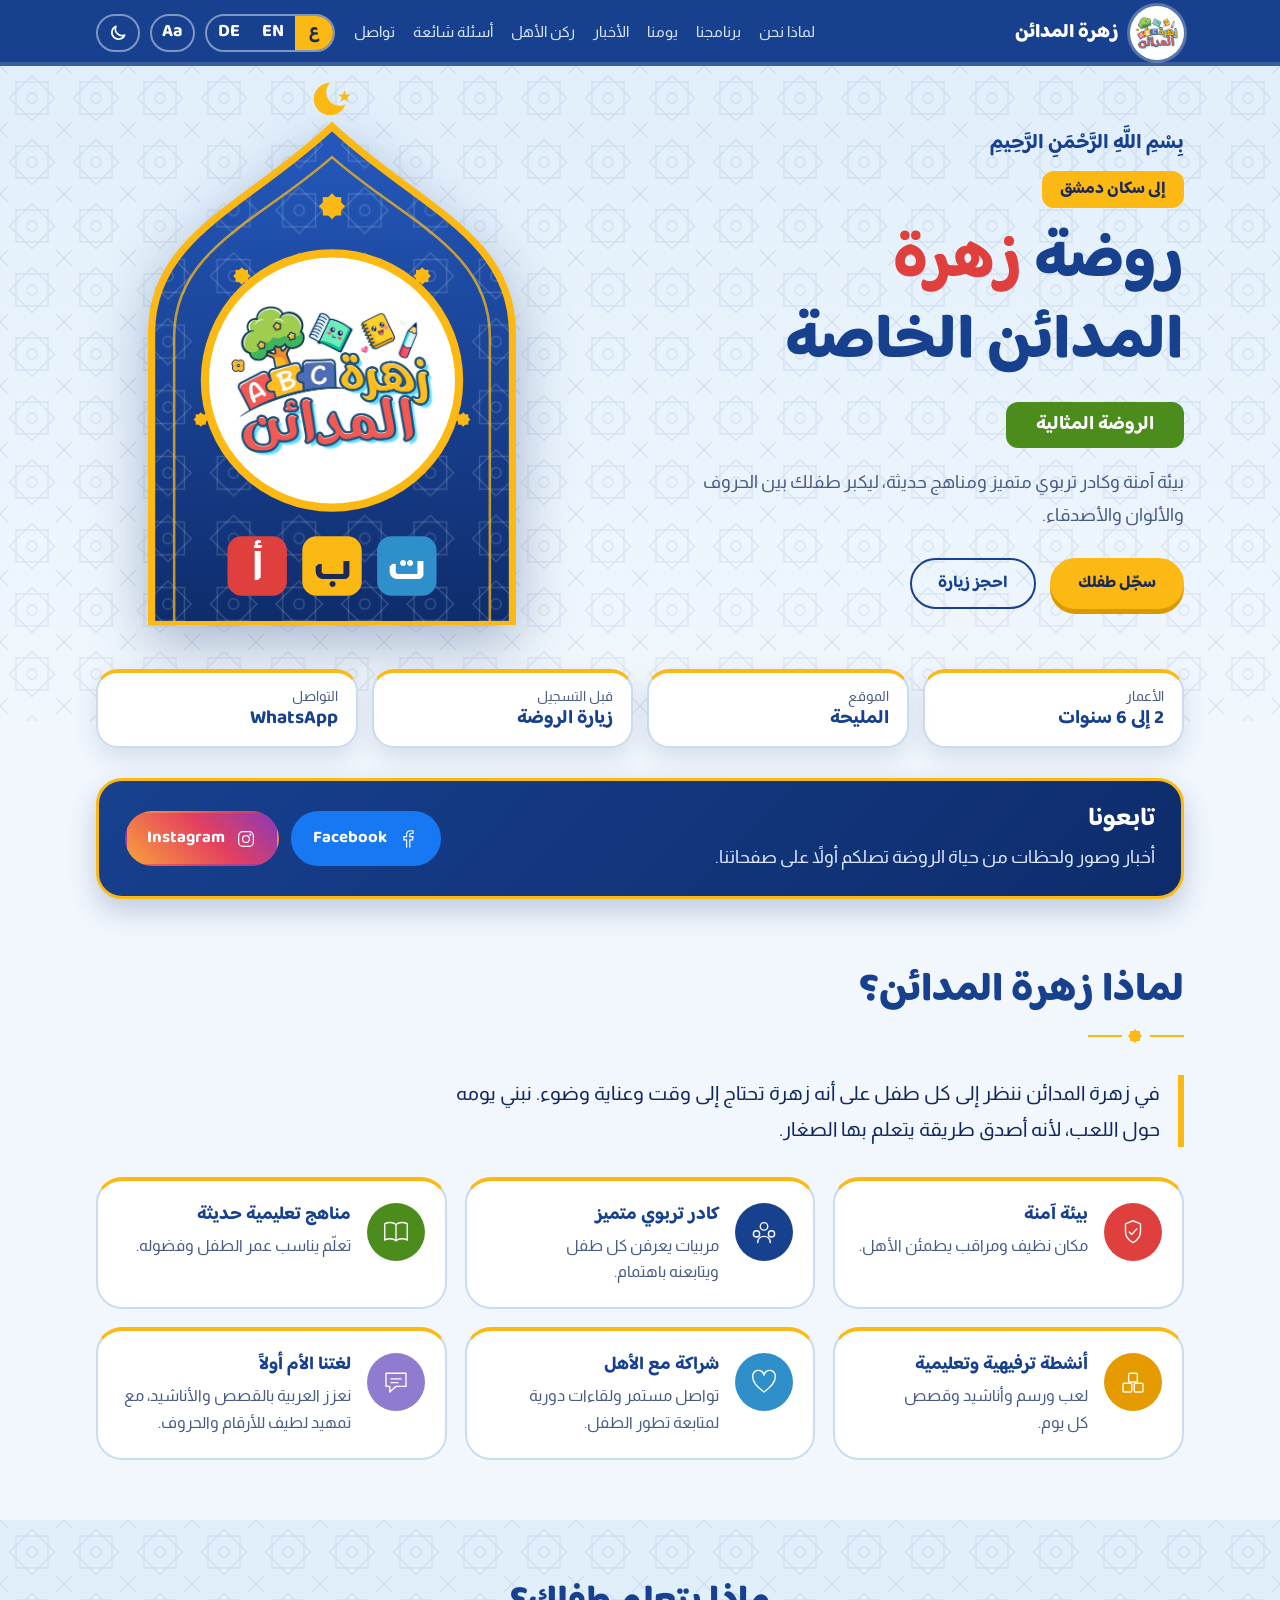
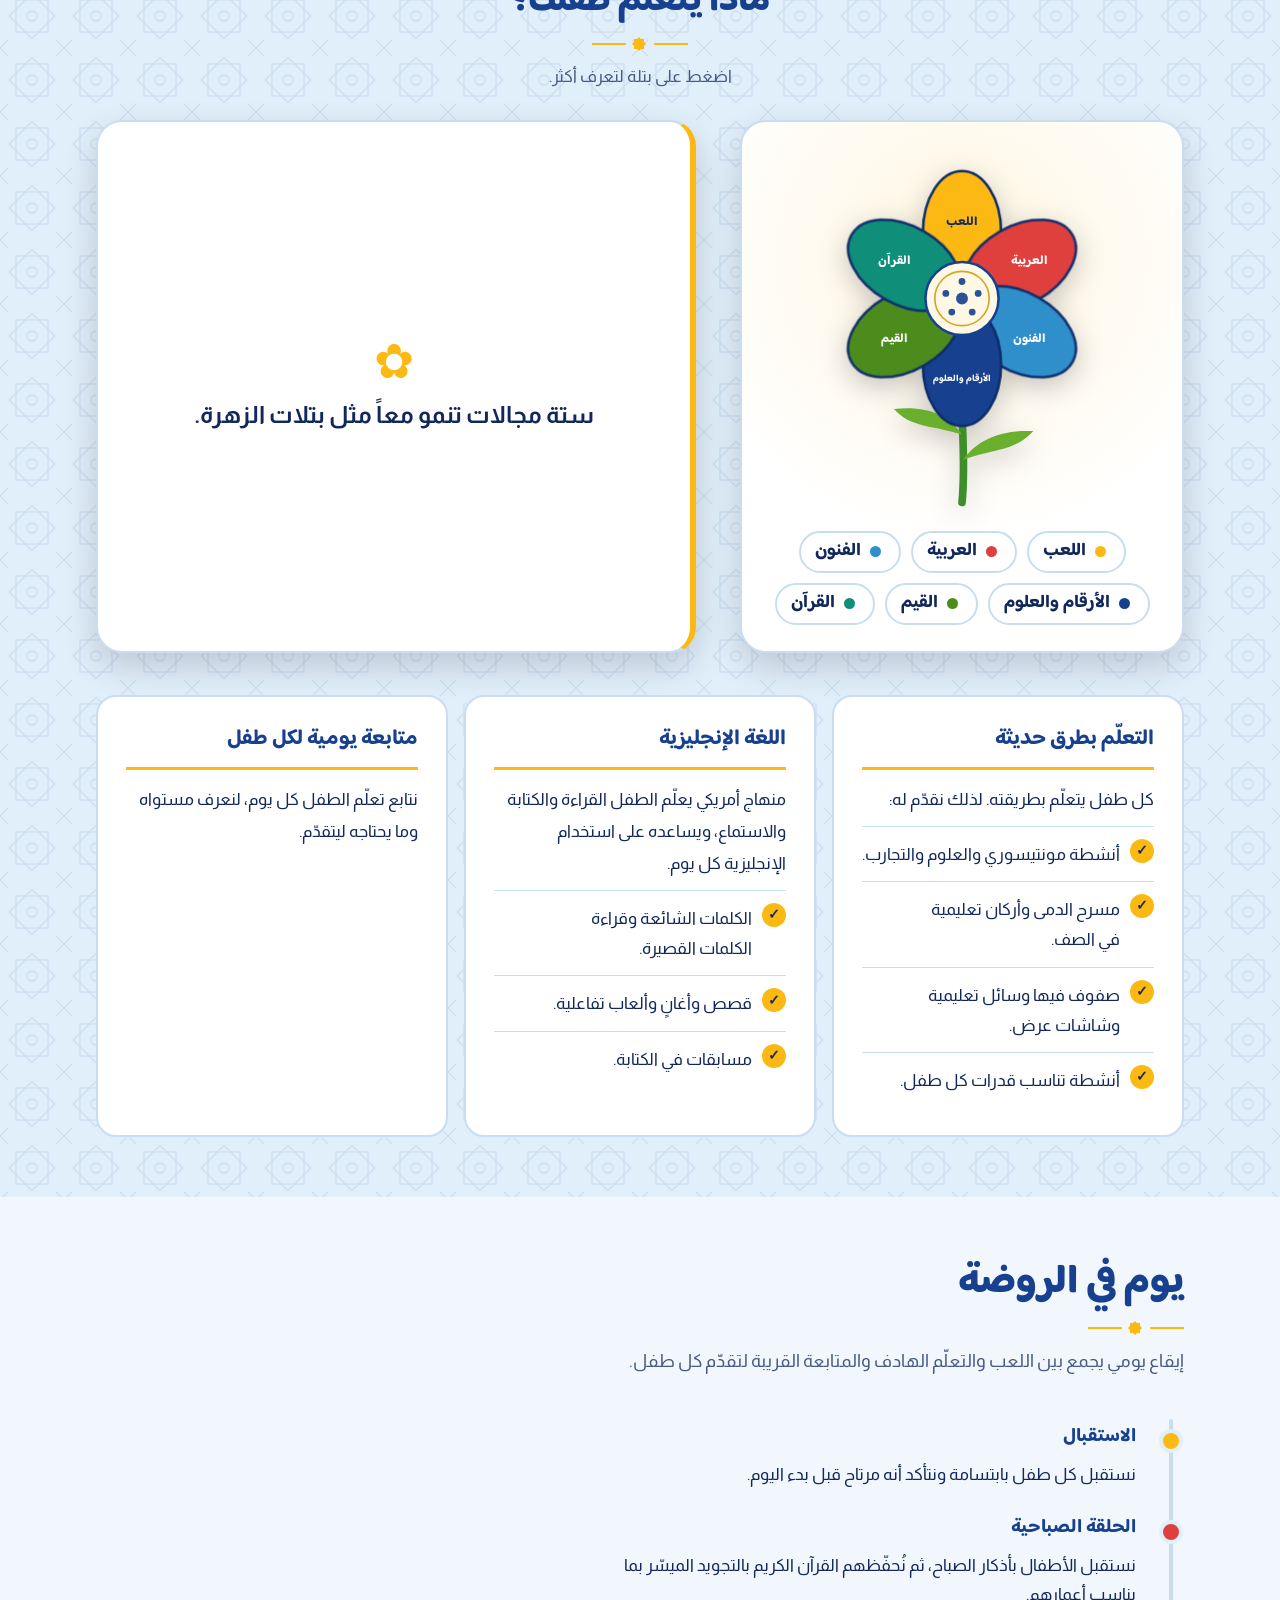
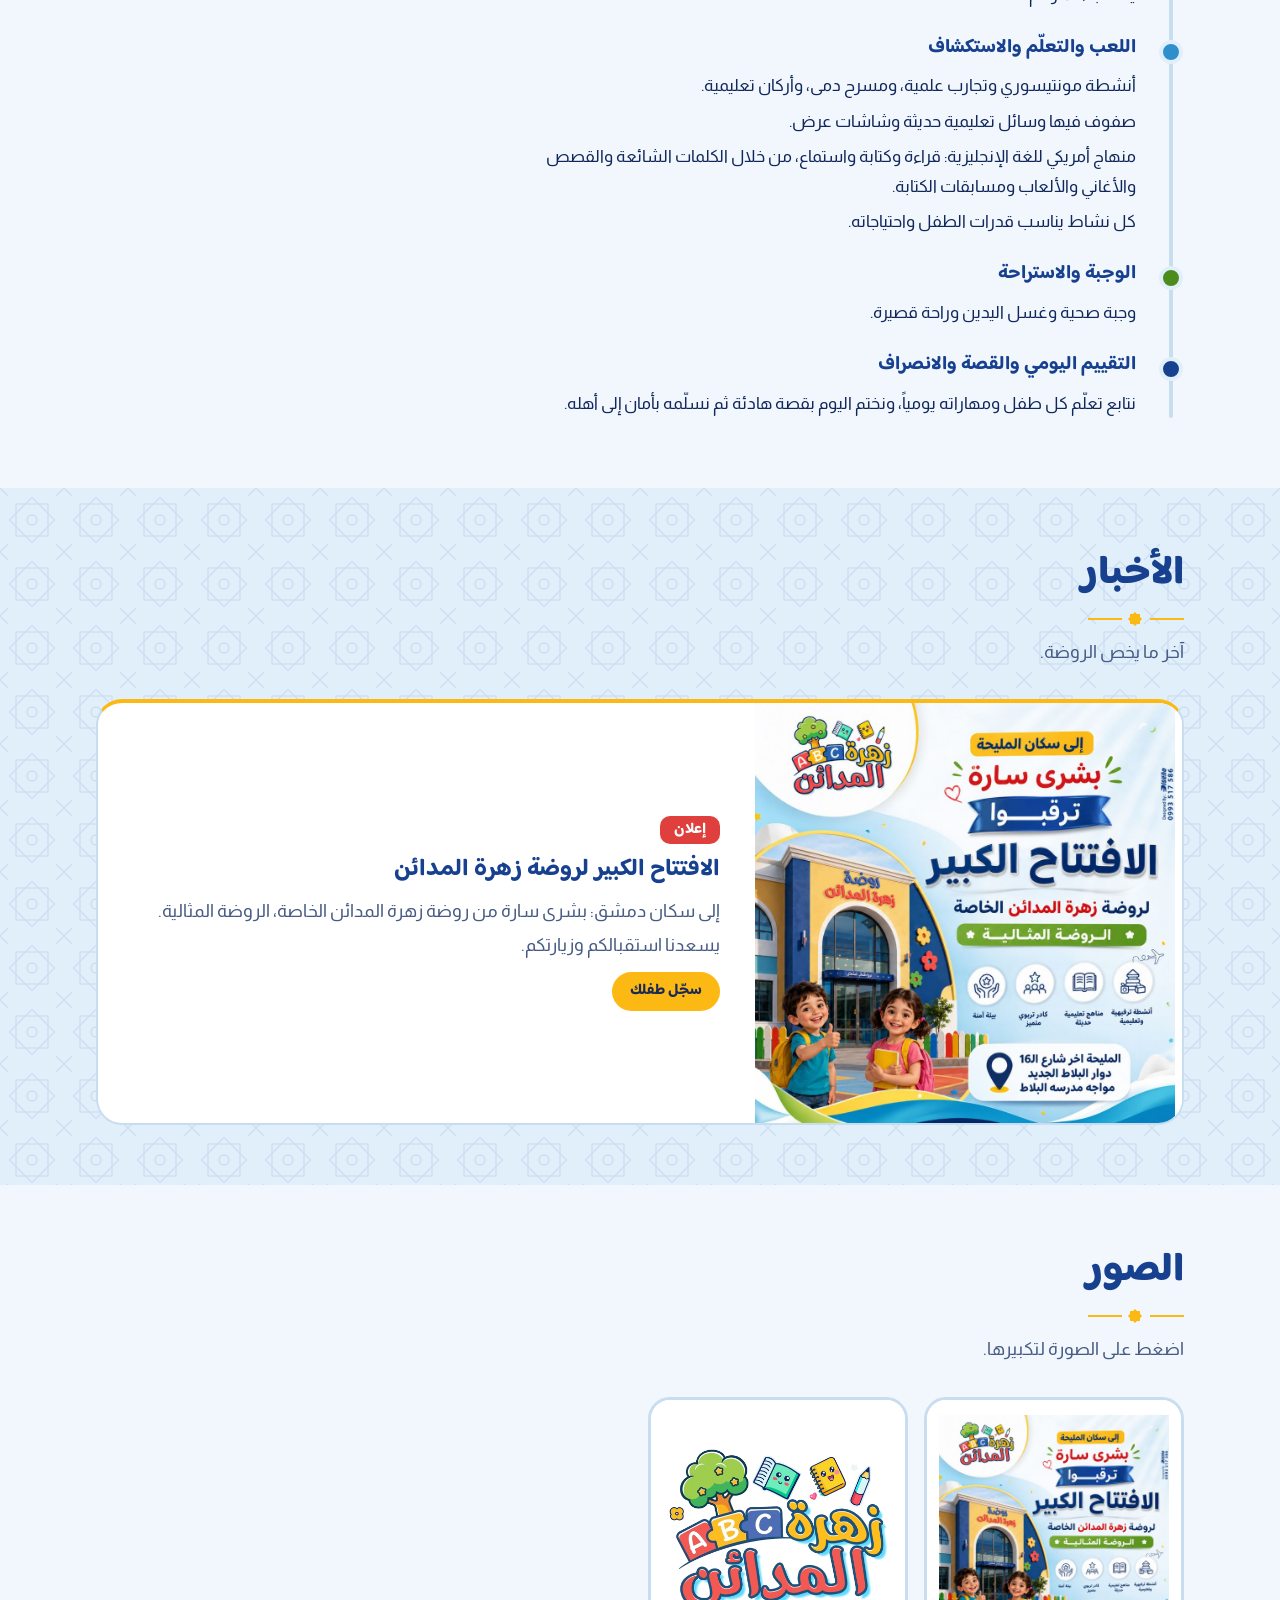
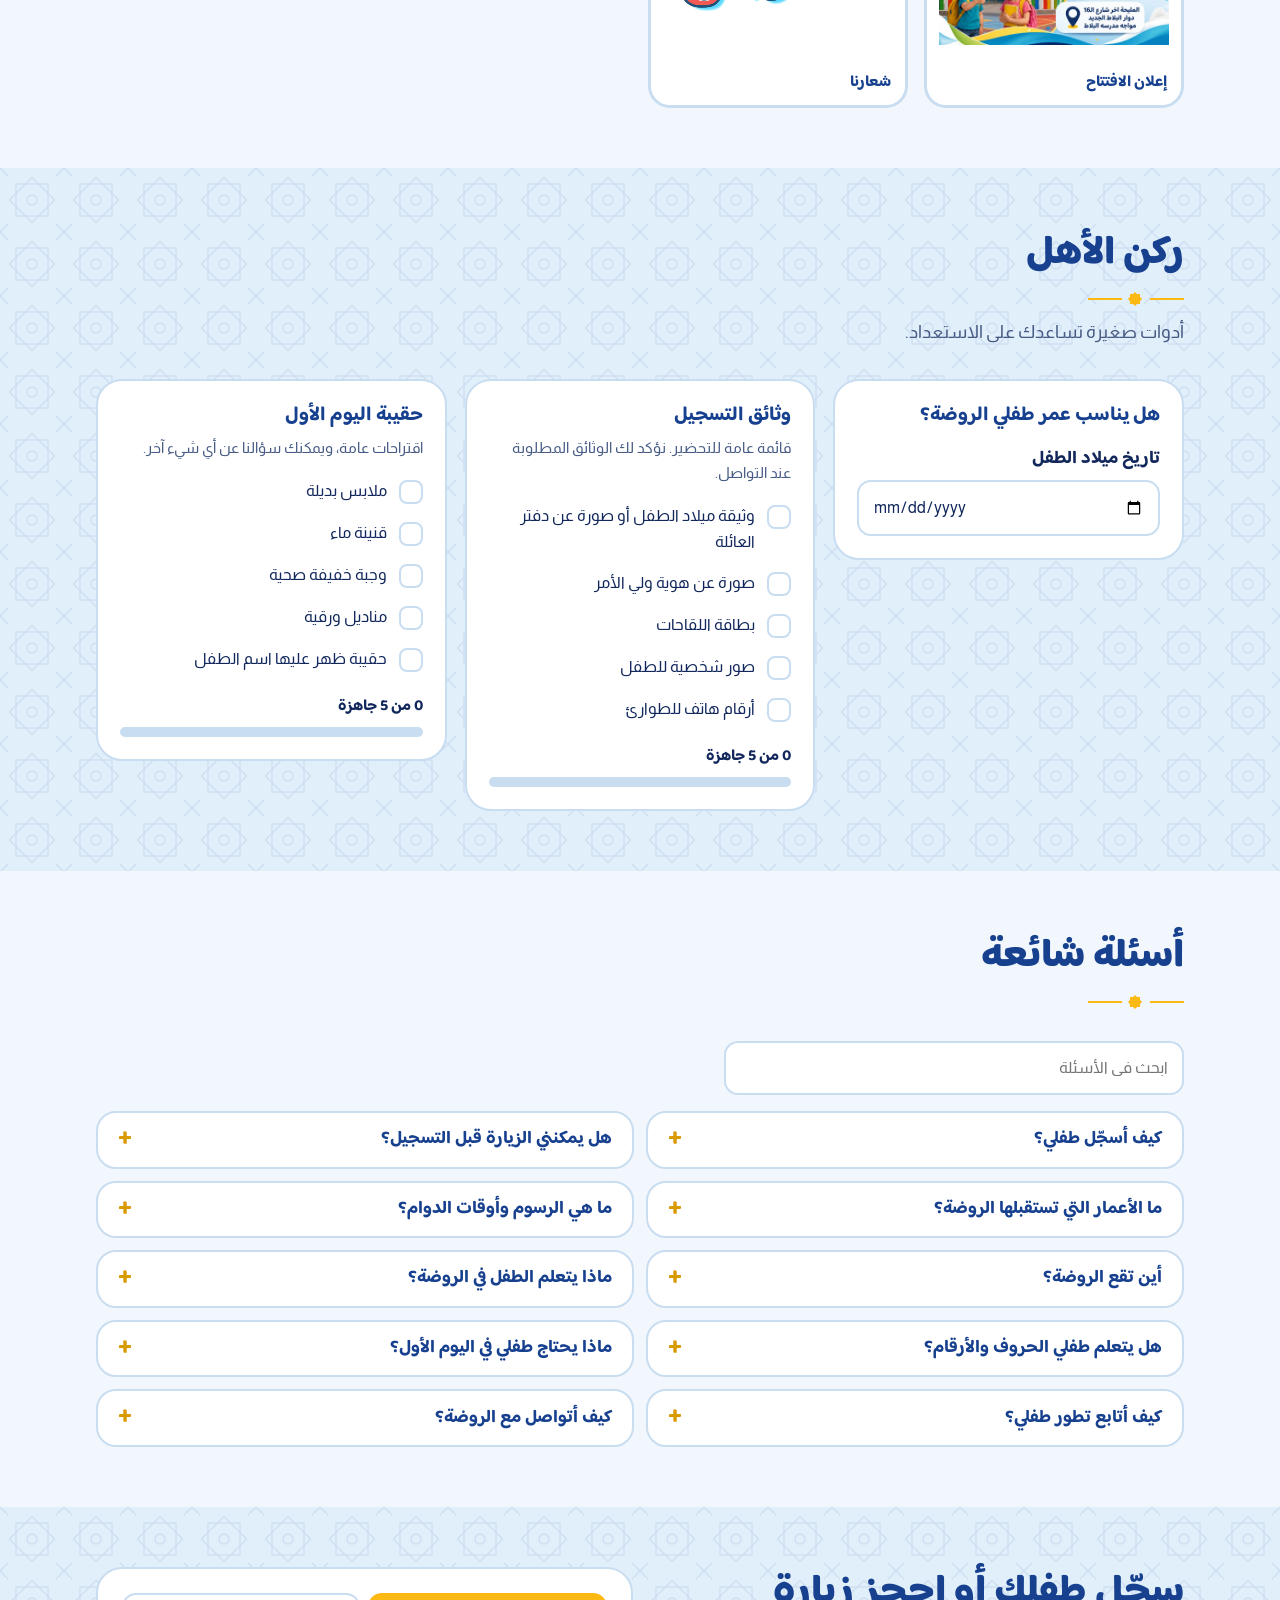
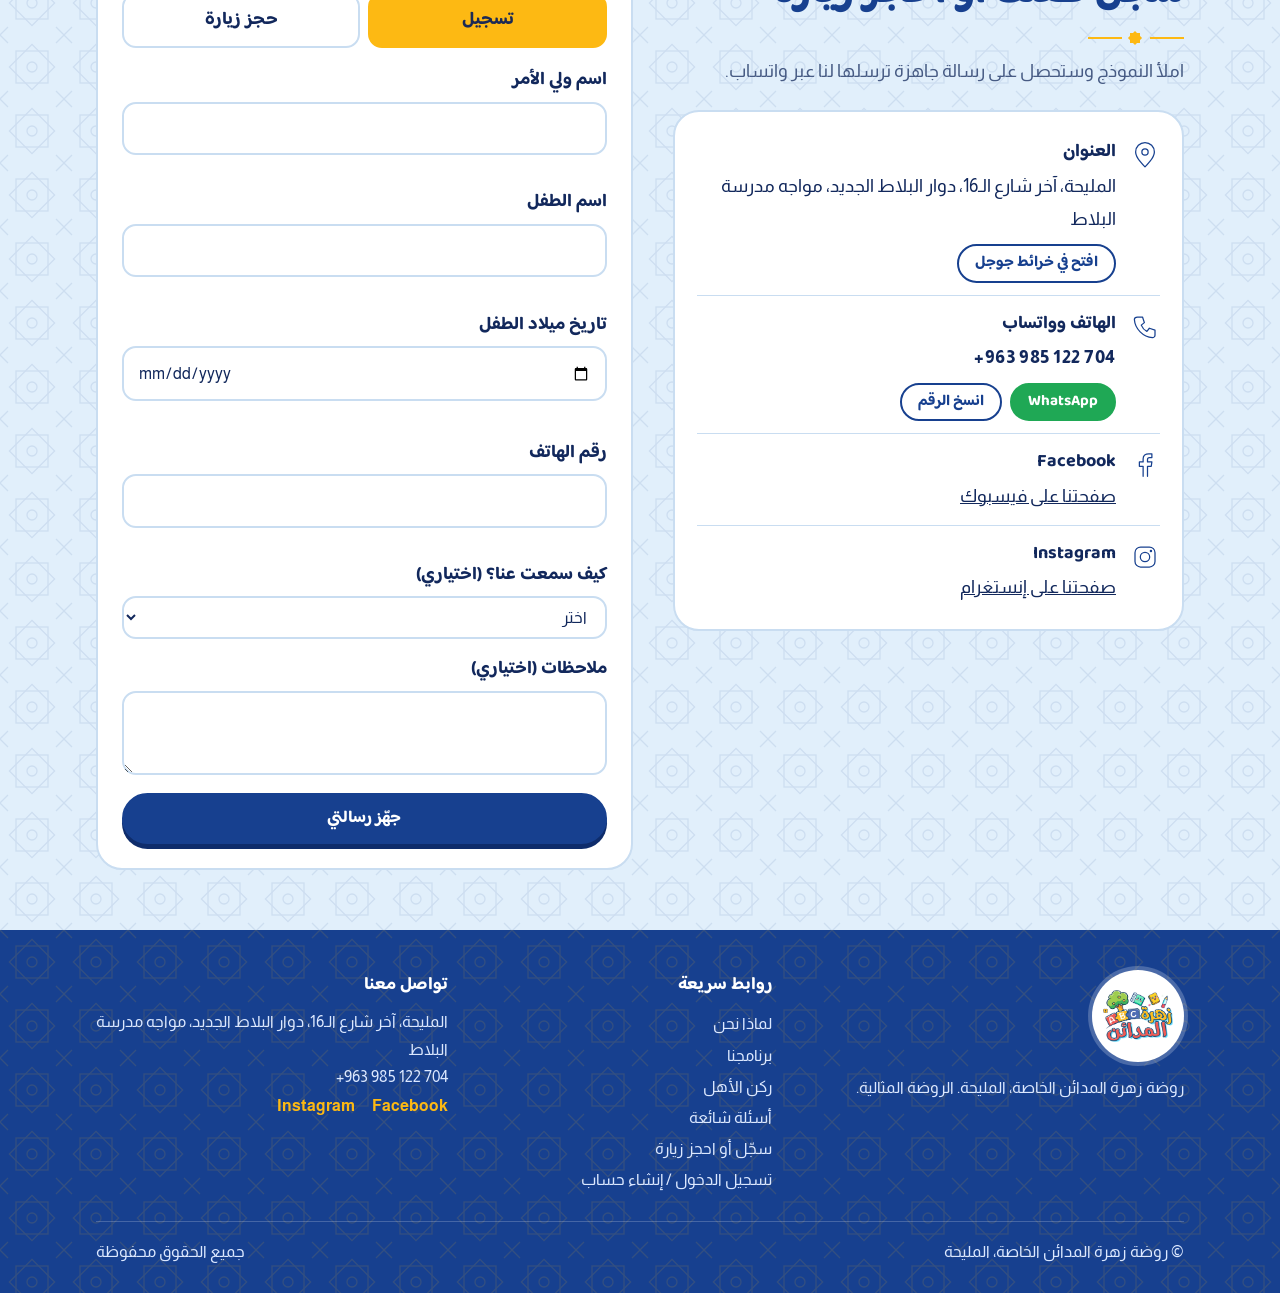
<file: index.html>
<!doctype html><html lang="ar" dir="rtl"><head><meta charset="utf-8"><meta name="viewport" content="width=device-width,initial-scale=1,viewport-fit=cover"><title>روضة زهرة المدائن</title>
<meta name="description" content="روضة زهرة المدائن الخاصة في المليحة: بيئة آمنة، كادر تربوي متميز، مناهج حديثة وأنشطة ترفيهية وتعليمية للأطفال من 2 إلى 6 سنوات.">
<meta name="theme-color" content="#17408F">
<link rel="icon" href="images/fav.png?v=2">
<link rel="preconnect" href="https://fonts.googleapis.com">
<link rel="preconnect" href="https://fonts.gstatic.com" crossorigin>
<link href="https://fonts.googleapis.com/css2?family=Almarai:wght@400;700;800&family=Baloo+Bhaijaan+2:wght@500;700;800&display=swap" rel="stylesheet">
<script type="application/ld+json">{"@context":"https://schema.org","@type":"Preschool","name":"روضة زهرة المدائن الخاصة","alternateName":["Zahrat Al-Madayn Kindergarten","Kindergarten Zahrat Al-Madayn"],"telephone":"+963985122704","address":{"@type":"PostalAddress","addressLocality":"المليحة","streetAddress":"آخر شارع الـ16، دوار البلاط الجديد، مواجه مدرسة البلاط","addressCountry":"SY"},"geo":{"@type":"GeoCoordinates","latitude":33.4815114,"longitude":36.3742841}}</script>
<link rel="stylesheet" href="style.css?v=7">
</head><body><div id="annc" hidden></div>
<header class="top">
  <div class="wrap">
    <a class="brand" href="#top"><span class="badge"><img data-a="LOGO" alt="" data-en-aria="Zahrat Al-Madayn logo" data-de-aria="Logo Zahrat Al-Madayn"></span><span class="nm" data-en="Zahrat Al-Madayn" data-de="Zahrat Al-Madayn">زهرة المدائن</span></a>
    <nav class="main" id="nav" aria-label="التنقل" data-en-aria="Main navigation" data-de-aria="Hauptnavigation">
      <a href="#why" data-en="Why us" data-de="Warum wir">لماذا نحن</a>
      <a href="#learn" data-en="Our program" data-de="Programm">برنامجنا</a>
      <a href="#day" data-en="Our day" data-de="Tagesablauf">يومنا</a>
      <a href="#news" data-en="News" data-de="Aktuelles">الأخبار</a>
      <a href="#parents" data-en="Parents' corner" data-de="Elternbereich">ركن الأهل</a>
      <a href="#faq" data-en="FAQ" data-de="Häufige Fragen">أسئلة شائعة</a>
      <a href="#register" data-en="Contact" data-de="Kontakt">تواصل</a>
    </nav>
    <div class="lang" role="group" aria-label="اللغة" data-en-aria="Language" data-de-aria="Sprache">
      <button type="button" data-l="ar" aria-pressed="true">ع</button>
      <button type="button" data-l="en" aria-pressed="false">EN</button>
      <button type="button" data-l="de" aria-pressed="false">DE</button>
    </div>
    <button class="ibtn" id="sizeBtn" type="button" aria-label="حجم الخط" data-en-aria="Text size" data-de-aria="Schriftgröße">Aa</button>
    <button class="ibtn" id="themeBtn" type="button" aria-label="تبديل الوضع الداكن" data-en-aria="Toggle dark mode" data-de-aria="Dunkelmodus umschalten"><svg viewBox="0 0 24 24"><path d="M20 14.5A8 8 0 0 1 9.5 4 8 8 0 1 0 20 14.5Z"/></svg></button>
    <button class="ibtn" id="menuBtn" type="button" aria-label="القائمة" data-en-aria="Menu" data-de-aria="Menü" aria-expanded="false" aria-controls="nav"><svg viewBox="0 0 24 24"><path d="M4 7h16M4 12h16M4 17h16"/></svg></button>
  </div>
  <div id="prog" aria-hidden="true"><i id="progBar"></i></div>
</header>

<main id="top">
<section class="hero">
  <div class="wrap">
    <div>
      <p class="bsm" lang="ar" data-en="In the name of God, the Most Gracious, the Most Merciful" data-de="Im Namen Gottes, des Allerbarmers, des Barmherzigen">بِسْمِ اللَّهِ الرَّحْمَنِ الرَّحِيمِ</p>
      <span class="chip" data-en="To the families of Damascus" data-de="An die Familien von Damaskus">إلى سكان دمشق</span>
      <h1 id="h1">روضة <em>زهرة</em> المدائن الخاصة</h1>
      <span class="ribbon" data-en="The ideal kindergarten" data-de="Der ideale Kindergarten">الروضة المثالية</span>
      <p class="lead" data-en="A safe environment, an outstanding teaching team and modern curricula, so your child grows up among letters, colors and friends." data-de="Eine sichere Umgebung, ein hervorragendes pädagogisches Team und moderne Lehrpläne, damit Ihr Kind zwischen Buchstaben, Farben und Freunden aufwächst.">بيئة آمنة وكادر تربوي متميز ومناهج حديثة، ليكبر طفلك بين الحروف والألوان والأصدقاء.</p>
      <div class="actions">
        <a class="btn sun" href="#register" data-en="Register your child" data-de="Kind anmelden">سجّل طفلك</a>
        <a class="btn line" href="#register" id="visitCta" data-en="Book a visit" data-de="Besuch buchen">احجز زيارة</a>
      </div>
    </div>
    <div class="photo">
      <div class="art">
        <svg viewBox="0 0 400 500" aria-hidden="true" focusable="false">
          <defs>
            <linearGradient id="ag" x1="0" y1="0" x2="0" y2="1"><stop offset="0" stop-color="#2459BD"/><stop offset="1" stop-color="#0E2C6B"/></linearGradient>
            <pattern id="ap" width="64" height="64" patternUnits="userSpaceOnUse" patternTransform="translate(8 0)"><g fill="none" stroke="#fff" stroke-opacity=".16" stroke-width="1.4"><rect x="16" y="16" width="32" height="32"/><rect x="16" y="16" width="32" height="32" transform="rotate(45 32 32)"/><circle cx="32" cy="32" r="5"/></g></pattern>
            <clipPath id="ac"><path d="M24 500V215C24 120 120 90 200 14C280 90 376 120 376 215V500Z"/></clipPath>
          </defs>
          <path d="M24 500V215C24 120 120 90 200 14C280 90 376 120 376 215V500Z" fill="url(#ag)"/>
          <rect width="400" height="500" fill="url(#ap)" clip-path="url(#ac)"/>
          <path d="M24 500V215C24 120 120 90 200 14C280 90 376 120 376 215V500Z" fill="none" stroke="#FDB913" stroke-width="7"/>
          <path d="M46 500V219C46 134 130 106 200 44C270 106 354 134 354 219V500" fill="none" stroke="#FDB913" stroke-opacity=".75" stroke-width="2.5"/>
          <circle cx="200" cy="262" r="124" fill="#fff" stroke="#FDB913" stroke-width="8"/>
          <g transform="translate(200 92)" fill="#FDB913"><rect x="-9" y="-9" width="18" height="18"/><rect x="-9" y="-9" width="18" height="18" transform="rotate(45)"/></g><g transform="translate(112 160)" fill="#FDB913"><rect x="-6" y="-6" width="12" height="12"/><rect x="-6" y="-6" width="12" height="12" transform="rotate(45)"/></g><g transform="translate(288 160)" fill="#FDB913"><rect x="-6" y="-6" width="12" height="12"/><rect x="-6" y="-6" width="12" height="12" transform="rotate(45)"/></g><g transform="translate(72 300)" fill="#FDB913"><rect x="-5" y="-5" width="10" height="10"/><rect x="-5" y="-5" width="10" height="10" transform="rotate(45)"/></g><g transform="translate(328 300)" fill="#FDB913"><rect x="-5" y="-5" width="10" height="10"/><rect x="-5" y="-5" width="10" height="10" transform="rotate(45)"/></g>
          <g><rect x="98" y="414" width="58" height="58" rx="14" fill="#E0403D"/><text x="127" y="456" text-anchor="middle" font-family="Baloo Bhaijaan 2,Cairo,sans-serif" font-weight="800" font-size="38" fill="#fff">أ</text></g><g><rect x="171" y="414" width="58" height="58" rx="14" fill="#FDB913"/><text x="200" y="456" text-anchor="middle" font-family="Baloo Bhaijaan 2,Cairo,sans-serif" font-weight="800" font-size="38" fill="#1B2A55">ب</text></g><g><rect x="244" y="414" width="58" height="58" rx="14" fill="#2F8FCB"/><text x="273" y="456" text-anchor="middle" font-family="Baloo Bhaijaan 2,Cairo,sans-serif" font-weight="800" font-size="38" fill="#fff">ت</text></g>
        </svg>
        <img class="lg" data-a="LOGO" alt="شعار روضة زهرة المدائن" data-en-aria="Zahrat Al-Madayn logo" data-de-aria="Logo Zahrat Al-Madayn">
      </div>
    </div>
  </div>
</section>

<div class="wrap">
  <ul class="facts">
    <li><small data-en="Ages" data-de="Alter">الأعمار</small><b data-en="2 to 6 years" data-de="2 bis 6 Jahre">2 إلى 6 سنوات</b></li>
    <li><small data-en="Location" data-de="Standort">الموقع</small><b data-en="Al-Maliha" data-de="Al-Maliha">المليحة</b></li>
    <li><small data-en="Before you join" data-de="Vor der Anmeldung">قبل التسجيل</small><b data-en="Visit us" data-de="Besuch möglich">زيارة الروضة</b></li>
    <li><small data-en="Contact" data-de="Kontakt">التواصل</small><b>WhatsApp</b></li>
  </ul>
</div>

<section class="follow" id="follow" hidden>
  <div class="wrap">
    <div class="fcard">
      <div class="ftx">
        <h2 data-en="Follow us" data-de="Folgen Sie uns">تابعونا</h2>
        <p data-en="News, pictures and moments from the kindergarten appear first on our pages." data-de="Neuigkeiten, Bilder und Momente aus dem Kindergarten erscheinen zuerst auf unseren Seiten.">أخبار وصور ولحظات من حياة الروضة تصلكم أولاً على صفحاتنا.</p>
      </div>
      <div class="fbtns">
        <a class="sbtn fb js-fb" href="#" target="_blank" rel="noopener" hidden><svg viewBox="0 0 48 48" aria-hidden="true"><path d="M28 42 V26 H34 L35 19 H28 V15 C28 13 29 12 31 12 H35 V6 H30 C25 6 21 9 21 14 V19 H15 V26 H21 V42"/></svg><span>Facebook</span></a>
        <a class="sbtn ig js-ig" href="#" target="_blank" rel="noopener" hidden><svg viewBox="0 0 48 48" aria-hidden="true"><rect x="8" y="8" width="32" height="32" rx="9"/><circle cx="24" cy="24" r="7.5"/><circle cx="33.5" cy="14.5" r="1" fill="currentColor"/></svg><span>Instagram</span></a>
      </div>
    </div>
  </div>
</section>

<section id="why">
  <div class="wrap">
    <div class="sec-head">
      <h2 data-en="Why Zahrat Al-Madayn?" data-de="Warum Zahrat Al-Madayn?">لماذا زهرة المدائن؟</h2>
    </div>
    <p class="lead2" data-en="At Zahrat Al-Madayn we see every child as a flower that needs time, care and light. We build the day around play, because it is the most honest way young children learn." data-de="Bei Zahrat Al-Madayn sehen wir jedes Kind als Blume, die Zeit, Zuwendung und Licht braucht. Wir gestalten den Tag rund ums Spielen, denn so lernen kleine Kinder am besten.">في زهرة المدائن ننظر إلى كل طفل على أنه زهرة تحتاج إلى وقت وعناية وضوء. نبني يومه حول اللعب، لأنه أصدق طريقة يتعلم بها الصغار.</p>
    <ul class="feat">
      <li><div class="ic" style="--c:var(--red)"><svg viewBox="0 0 48 48"><path d="M24 6 L36 11 V23 C36 31 31 37 24 41 C17 37 12 31 12 23 V11Z"/><path d="M18 24 L22 28 L30 19"/></svg></div><div><b data-en="Safe environment" data-de="Sichere Umgebung">بيئة آمنة</b><span class="d" data-en="A clean, supervised place that reassures parents." data-de="Ein sauberer, beaufsichtigter Ort, der Eltern beruhigt.">مكان نظيف ومراقب يطمئن الأهل.</span></div></li>
      <li><div class="ic" style="--c:var(--navy)"><svg viewBox="0 0 48 48"><circle cx="24" cy="15" r="6"/><circle cx="12" cy="27" r="5"/><circle cx="36" cy="27" r="5"/><path d="M14 41 C14 34 19 31 24 31 C29 31 34 34 34 41"/></svg></div><div><b data-en="Outstanding teaching team" data-de="Hervorragendes Team">كادر تربوي متميز</b><span class="d" data-en="Teachers who know each child and follow their progress closely." data-de="Erzieherinnen, die jedes Kind kennen und aufmerksam begleiten.">مربيات يعرفن كل طفل ويتابعنه باهتمام.</span></div></li>
      <li><div class="ic" style="--c:var(--green)"><svg viewBox="0 0 48 48"><path d="M24 12 C19 8 11 8 6 11 V37 C11 34 19 34 24 38 C29 34 37 34 42 37 V11 C37 8 29 8 24 12Z"/><path d="M24 12 V38"/></svg></div><div><b data-en="Modern curricula" data-de="Moderne Lehrpläne">مناهج تعليمية حديثة</b><span class="d" data-en="Learning that suits the child's age and curiosity." data-de="Lernen, das zu Alter und Neugier des Kindes passt.">تعلّم يناسب عمر الطفل وفضوله.</span></div></li>
      <li><div class="ic" style="--c:#E59A00"><svg viewBox="0 0 48 48"><rect x="8" y="26" width="14" height="14" rx="2"/><rect x="26" y="26" width="14" height="14" rx="2"/><rect x="17" y="10" width="14" height="14" rx="2"/></svg></div><div><b data-en="Fun and learning activities" data-de="Spiel- und Lernaktivitäten">أنشطة ترفيهية وتعليمية</b><span class="d" data-en="Play, drawing, songs and stories every day." data-de="Spielen, Malen, Lieder und Geschichten jeden Tag.">لعب ورسم وأناشيد وقصص كل يوم.</span></div></li>
      <li><div class="ic" style="--c:var(--sky)"><svg viewBox="0 0 48 48"><path d="M24 40 C10 30 6 22 6 16 A9 9 0 0 1 24 13 A9 9 0 0 1 42 16 C42 22 38 30 24 40Z"/></svg></div><div><b data-en="Partnership with parents" data-de="Partnerschaft mit Eltern">شراكة مع الأهل</b><span class="d" data-en="Ongoing contact and regular meetings to follow your child's development." data-de="Laufender Austausch und regelmäßige Gespräche über die Entwicklung Ihres Kindes.">تواصل مستمر ولقاءات دورية لمتابعة تطور الطفل.</span></div></li>
      <li><div class="ic" style="--c:#8F7BD0"><svg viewBox="0 0 48 48"><path d="M8 10 H40 V31 H24 L14 40 V31 H8Z"/><path d="M16 19 H32 M16 25 H27"/></svg></div><div><b data-en="Mother tongue first" data-de="Muttersprache zuerst">لغتنا الأم أولاً</b><span class="d" data-en="We strengthen Arabic through stories and songs, with a gentle start on letters and numbers." data-de="Wir fördern Arabisch durch Geschichten und Lieder und führen sanft an Buchstaben und Zahlen heran.">نعزز العربية بالقصص والأناشيد، مع تمهيد لطيف للأرقام والحروف.</span></div></li>
    </ul>
  </div>
</section>

<section class="band" id="learn">
  <div class="wrap learn">
    <div>
      <svg class="flower bloom" viewBox="0 0 400 420" role="group" aria-label="اختر بتلة لمعرفة المزيد / Pick a petal to learn more">
        <rect class="flower-hit-area" x="0" y="0" width="400" height="420" fill="transparent" pointer-events="all"/>
        <path d="M200 232 C196 300 206 350 200 410" fill="none" stroke="#3E8E2A" stroke-width="9" stroke-linecap="round"/>
        <path d="M200 330 C160 318 140 322 120 300 C158 296 184 306 200 330Z" fill="#6AAF2E"/>
        <path d="M201 360 C240 346 262 350 284 326 C246 324 218 336 201 360Z" fill="#6AAF2E"/>
        <g id="petals"></g>
        <circle cx="200" cy="170" r="43" fill="#FFF8E5" stroke="#17408F" stroke-width="3"/>
        <circle cx="200" cy="170" r="32" fill="none" stroke="#D5A62E" stroke-width="2"/>
        <g fill="#17408F" opacity=".9">
          <circle cx="200" cy="150" r="4"/><circle cx="219" cy="164" r="4"/>
          <circle cx="212" cy="186" r="4"/><circle cx="188" cy="186" r="4"/>
          <circle cx="181" cy="164" r="4"/><circle cx="200" cy="170" r="7"/>
        </g>
      </svg>
      <div class="area-buttons" id="areaButtons" role="group" aria-label="اختر مجالاً / Choose a learning area"></div>
    </div>
    <div class="learn-copy">
      <div class="sec-head learn-head">
        <h2><span lang="ar" dir="rtl">ماذا يتعلم طفلك؟</span><span class="learn-en" lang="en" dir="ltr">What does your child learn?</span></h2>
        <p class="learn-prompt"><span lang="ar" dir="rtl">اضغط على بتلة لتعرف أكثر.</span><span class="learn-en" lang="en" dir="ltr">Tap a petal to learn more.</span></p>
      </div>
      <div class="petal-info" id="petalInfo" aria-live="polite"></div>
    </div>
  </div>
  <div class="wrap learning-details" aria-label="تفاصيل البرنامج التعليمي / Learning program details">
    <article class="learning-card">
      <h3><span lang="ar" dir="rtl">التعلّم بطرق حديثة</span><span lang="en" dir="ltr">Modern ways of learning</span></h3>
      <p lang="ar" dir="rtl">كل طفل يتعلّم بطريقته. لذلك نقدّم له:</p>
      <p lang="en" dir="ltr">Every child learns in their own way. That is why we offer:</p>
      <ul>
        <li><span lang="ar" dir="rtl">أنشطة مونتيسوري والعلوم والتجارب.</span><span lang="en" dir="ltr">Montessori, science and hands-on experiments.</span></li>
        <li><span lang="ar" dir="rtl">مسرح الدمى وأركان تعليمية في الصف.</span><span lang="en" dir="ltr">Puppet theatre and learning corners in the classroom.</span></li>
        <li><span lang="ar" dir="rtl">صفوف فيها وسائل تعليمية وشاشات عرض.</span><span lang="en" dir="ltr">Classrooms with teaching aids and display screens.</span></li>
        <li><span lang="ar" dir="rtl">أنشطة تناسب قدرات كل طفل.</span><span lang="en" dir="ltr">Activities that fit each child's abilities.</span></li>
      </ul>
    </article>
    <article class="learning-card">
      <h3><span lang="ar" dir="rtl">اللغة الإنجليزية</span><span lang="en" dir="ltr">English language</span></h3>
      <p lang="ar" dir="rtl">منهاج أمريكي يعلّم الطفل القراءة والكتابة والاستماع، ويساعده على استخدام الإنجليزية كل يوم.</p>
      <p lang="en" dir="ltr">An American curriculum that teaches reading, writing and listening, so children can use English every day.</p>
      <ul>
        <li><span lang="ar" dir="rtl">الكلمات الشائعة وقراءة الكلمات القصيرة.</span><span lang="en" dir="ltr">Common words and reading short words.</span></li>
        <li><span lang="ar" dir="rtl">قصص وأغانٍ وألعاب تفاعلية.</span><span lang="en" dir="ltr">Stories, songs and interactive games.</span></li>
        <li><span lang="ar" dir="rtl">مسابقات في الكتابة.</span><span lang="en" dir="ltr">Writing competitions.</span></li>
      </ul>
    </article>
    <article class="learning-card">
      <h3><span lang="ar" dir="rtl">متابعة يومية لكل طفل</span><span lang="en" dir="ltr">Daily follow-up for every child</span></h3>
      <p lang="ar" dir="rtl">نتابع تعلّم الطفل كل يوم، لنعرف مستواه وما يحتاجه ليتقدّم.</p>
      <p lang="en" dir="ltr">We follow each child's learning every day, so we know how they are doing and what they need next.</p>
    </article>
  </div>
</section>

<section id="day">
  <div class="wrap">
    <div class="sec-head">
      <h2 data-en="A day at the kindergarten" data-de="Ein Tag im Kindergarten">يوم في الروضة</h2>
      <p data-en="A caring daily rhythm combines play, purposeful learning and close attention to every child's progress." data-de="Ein liebevoller Tagesablauf verbindet Spielen, gezieltes Lernen und die aufmerksame Begleitung jedes Kindes.">إيقاع يومي يجمع بين اللعب والتعلّم الهادف والمتابعة القريبة لتقدّم كل طفل.</p>
    </div>
    <ol class="day">
      <li style="--c:var(--sun)"><b data-en="Welcome" data-de="Ankommen">الاستقبال</b><span class="d" data-en="We greet every child with a smile and make sure they are comfortable before the day begins." data-de="Wir begrüßen jedes Kind mit einem Lächeln und achten darauf, dass es sich wohlfühlt, bevor der Tag beginnt.">نستقبل كل طفل بابتسامة ونتأكد أنه مرتاح قبل بدء اليوم.</span></li>
      <li style="--c:var(--red)"><b data-en="Morning circle" data-de="Morgenkreis">الحلقة الصباحية</b><span class="d" data-en="We welcome the children with the morning azkar, then learn and recite Qur'an with simplified tajweed suitable for their age." data-de="Wir begrüßen die Kinder mit den Morgengebeten und lernen und rezitieren anschließend den Koran mit einer altersgerechten, vereinfachten Tajwid-Aussprache.">نستقبل الأطفال بأذكار الصباح، ثم نُحفّظهم القرآن الكريم بالتجويد الميسّر بما يناسب أعمارهم.</span></li>
      <li style="--c:var(--sky)"><b data-en="Play, learn and explore" data-de="Spielen, lernen und entdecken">اللعب والتعلّم والاستكشاف</b><span class="d" data-en="Montessori activities, science experiments, puppet theatre and learning corners." data-de="Montessori-Aktivitäten, Experimente, Puppentheater und Lernecken.">أنشطة مونتيسوري وتجارب علمية، ومسرح دمى، وأركان تعليمية.</span><span class="d" data-en="Classrooms with modern teaching aids and display screens." data-de="Klassenräume mit modernen Lernmitteln und Bildschirmen.">صفوف فيها وسائل تعليمية حديثة وشاشات عرض.</span><span class="d" data-en="An American English programme: reading, writing and listening through common words, stories, songs, games and writing competitions." data-de="Amerikanisches Englisch-Programm: Lesen, Schreiben und Hören mit häufigen Wörtern, Geschichten, Liedern, Spielen und Schreibwettbewerben.">منهاج أمريكي للغة الإنجليزية: قراءة وكتابة واستماع، من خلال الكلمات الشائعة والقصص والأغاني والألعاب ومسابقات الكتابة.</span><span class="d" data-en="Every activity fits each child's abilities and needs." data-de="Jede Aktivität passt zu den Fähigkeiten und Bedürfnissen des Kindes.">كل نشاط يناسب قدرات الطفل واحتياجاته.</span></li>
      <li style="--c:var(--green)"><b data-en="Meal and rest" data-de="Mahlzeit und Pause">الوجبة والاستراحة</b><span class="d" data-en="A healthy meal, hand washing and a short rest." data-de="Eine gesunde Mahlzeit, Händewaschen und eine kurze Ruhepause.">وجبة صحية وغسل اليدين وراحة قصيرة.</span></li>
      <li style="--c:var(--navy)"><b data-en="Daily assessment, story and going home" data-de="Tägliche Beobachtung, Geschichte und Abholung">التقييم اليومي والقصة والانصراف</b><span class="d" data-en="We follow each child's learning and skills every day, then end with a calm story and a safe handover to family." data-de="Wir begleiten täglich das Lernen und die Fähigkeiten jedes Kindes. Zum Abschluss gibt es eine ruhige Geschichte und die sichere Übergabe an die Familie.">نتابع تعلّم كل طفل ومهاراته يومياً، ونختم اليوم بقصة هادئة ثم نسلّمه بأمان إلى أهله.</span></li>
    </ol>
  </div>
</section>

<section class="band" id="news">
  <div class="wrap">
    <div class="sec-head">
      <h2 data-en="News" data-de="Aktuelles">الأخبار</h2>
      <p data-en="The latest from the kindergarten." data-de="Das Neueste aus dem Kindergarten.">آخر ما يخص الروضة.</p>
    </div>
    <div class="news" id="newsList"></div>
  </div>
</section>

<section id="gallery">
  <div class="wrap">
    <div class="sec-head">
      <h2 data-en="Gallery" data-de="Galerie">الصور</h2>
      <p data-en="Tap a picture to enlarge it." data-de="Tippen Sie auf ein Bild, um es zu vergrößern.">اضغط على الصورة لتكبيرها.</p>
    </div>
    <div class="gal" id="galBox">
      <button type="button" class="contain def" data-full="POSTER" data-alt="إعلان الافتتاح"><img data-a="POSTER" alt="إعلان الافتتاح" loading="lazy"><span class="cap" data-en="Opening announcement" data-de="Eröffnungsplakat">إعلان الافتتاح</span></button>
      <button type="button" class="contain def" data-full="LOGO" data-alt="شعار الروضة"><img data-a="LOGO" alt="شعار روضة زهرة المدائن"><span class="cap" data-en="Our logo" data-de="Unser Logo">شعارنا</span></button>
    </div>
  </div>
</section>

<section class="band" id="videos" hidden>
  <div class="wrap">
    <div class="sec-head">
      <h2>الفيديو</h2>
      <p>لقطات من حياة الروضة.</p>
    </div>
    <div class="vids" id="vidBox"></div>
  </div>
</section>

<section class="band" id="parents">
  <div class="wrap">
    <div class="sec-head">
      <h2 data-en="Parents' corner" data-de="Elternbereich">ركن الأهل</h2>
      <p data-en="Small tools to help you prepare." data-de="Kleine Helfer für Ihre Vorbereitung.">أدوات صغيرة تساعدك على الاستعداد.</p>
    </div>
    <div class="tools">
      <div class="tool">
        <h3 data-en="Is my child the right age?" data-de="Passt das Alter meines Kindes?">هل يناسب عمر طفلي الروضة؟</h3>
        <label class="lab" for="toolBirth" data-en="Child's date of birth" data-de="Geburtsdatum des Kindes">تاريخ ميلاد الطفل</label>
        <input type="date" id="toolBirth">
        <div class="ares" id="toolRes" role="status"></div>
        <a class="btn sun small" id="toolGo" href="#register" hidden data-en="Continue to registration" data-de="Weiter zur Anmeldung">تابع إلى التسجيل</a>
      </div>
      <div class="tool">
        <h3 data-en="Registration documents" data-de="Unterlagen zur Anmeldung">وثائق التسجيل</h3>
        <p class="note" data-en="A general list to prepare. We confirm the documents we need when you contact us." data-de="Eine allgemeine Liste zur Vorbereitung. Welche Unterlagen wir brauchen, bestätigen wir Ihnen beim Kontakt.">قائمة عامة للتحضير. نؤكد لك الوثائق المطلوبة عند التواصل.</p>
        <ul class="ck" id="ckDocs"></ul>
        <div class="meter" id="mDocs"></div><div class="bar"><i id="bDocs"></i></div>
      </div>
      <div class="tool">
        <h3 data-en="First-day bag" data-de="Tasche für den ersten Tag">حقيبة اليوم الأول</h3>
        <p class="note" data-en="General suggestions. Ask us about anything else." data-de="Allgemeine Vorschläge. Fragen Sie uns gern nach allem Weiteren.">اقتراحات عامة، ويمكنك سؤالنا عن أي شيء آخر.</p>
        <ul class="ck" id="ckBag"></ul>
        <div class="meter" id="mBag"></div><div class="bar"><i id="bBag"></i></div>
      </div>
    </div>
  </div>
</section>

<section id="faq">
  <div class="wrap">
    <div class="sec-head">
      <h2 data-en="Frequently asked questions" data-de="Häufige Fragen">أسئلة شائعة</h2>
    </div>
    <div class="search"><label class="sr" for="faqQ" style="position:absolute;width:1px;height:1px;overflow:hidden;clip:rect(0 0 0 0)" data-en="Search the questions" data-de="Fragen durchsuchen">ابحث في الأسئلة</label><input type="search" id="faqQ" placeholder="ابحث في الأسئلة" data-en-ph="Search the questions" data-de-ph="Fragen durchsuchen" autocomplete="off"></div>
    <div class="faq" id="faqList"></div>
    <p class="faq-empty" id="faqEmpty" hidden></p>
  </div>
</section>

<section class="band" id="register">
  <div class="wrap reg">
    <div>
      <div class="sec-head" style="margin-bottom:0">
        <h2 data-en="Register or book a visit" data-de="Anmelden oder Besuch buchen">سجّل طفلك أو احجز زيارة</h2>
        <p data-en="Fill in the form. You get a ready-made message to send us on WhatsApp." data-de="Füllen Sie das Formular aus. Sie erhalten eine fertige Nachricht, die Sie uns per WhatsApp senden.">املأ النموذج وستحصل على رسالة جاهزة ترسلها لنا عبر واتساب.</p>
      </div>
      <div class="contact-card" id="contact">
        <div class="row">
          <svg class="i" viewBox="0 0 48 48"><path d="M24 43 C24 43 9 29 9 19 A15 15 0 0 1 39 19 C39 29 24 43 24 43Z"/><circle cx="24" cy="19" r="5"/></svg>
          <div class="t"><b data-en="Address" data-de="Adresse">العنوان</b><span data-en="Al-Maliha, end of 16th Street, New Balat Roundabout, opposite Al-Balat School" data-de="Al-Maliha, Ende der 16. Straße, Neuer Balat-Kreisverkehr, gegenüber der Balat-Schule">المليحة، آخر شارع الـ16، دوار البلاط الجديد، مواجه مدرسة البلاط</span>
            <div class="acts"><a class="btn line small" id="mapLink" href="#" target="_blank" rel="noopener" data-en="Open in Google Maps" data-de="In Google Maps öffnen">افتح في خرائط جوجل</a></div></div>
        </div>
        <div class="row">
          <svg class="i" viewBox="0 0 48 48"><path d="M12 8 H20 L23 17 L18 21 C20 26 23 29 27 31 L31 26 L40 29 V37 C40 39 38 41 36 41 C21 40 8 27 7 12 C7 10 9 8 12 8Z"/></svg>
          <div class="t"><b data-en="Phone and WhatsApp" data-de="Telefon und WhatsApp">الهاتف وواتساب</b><bdi dir="ltr" class="num" id="phoneNum">+963 985 122 704</bdi>
            <div class="acts">
              <a class="btn wa small" id="waLink" href="#" target="_blank" rel="noopener">WhatsApp</a>
              <button class="btn line small" type="button" id="copyPhone" data-en="Copy number" data-de="Nummer kopieren">انسخ الرقم</button>
            </div></div>
        </div>
        <div class="row" id="hoursRow" hidden>
          <svg class="i" viewBox="0 0 48 48"><circle cx="24" cy="24" r="16"/><path d="M24 14 V24 L31 28"/></svg>
          <div class="t"><b data-en="Opening hours" data-de="Öffnungszeiten">أوقات الدوام</b><span id="hoursTxt"></span></div>
        </div>
        <div class="row" id="fbRow" hidden>
          <svg class="i" viewBox="0 0 48 48"><path d="M28 42 V26 H34 L35 19 H28 V15 C28 13 29 12 31 12 H35 V6 H30 C25 6 21 9 21 14 V19 H15 V26 H21 V42"/></svg>
          <div class="t"><b>Facebook</b><a id="fbLink" href="#" target="_blank" rel="noopener" data-en="Our Facebook page" data-de="Unsere Facebook-Seite">صفحتنا على فيسبوك</a></div>
        </div>
        <div class="row" id="igRow" hidden>
          <svg class="i" viewBox="0 0 48 48"><rect x="8" y="8" width="32" height="32" rx="9"/><circle cx="24" cy="24" r="7.5"/><circle cx="33.5" cy="14.5" r="1" fill="currentColor"/></svg>
          <div class="t"><b>Instagram</b><a id="igLink" href="#" target="_blank" rel="noopener" data-en="Our Instagram page" data-de="Unsere Instagram-Seite">صفحتنا على إنستغرام</a></div>
        </div>
        <div class="row" id="mailRow" hidden>
          <svg class="i" viewBox="0 0 48 48"><rect x="6" y="11" width="36" height="26" rx="3"/><path d="M7 14 L24 27 L41 14"/></svg>
          <div class="t"><b data-en="Email" data-de="E-Mail">البريد الإلكتروني</b><bdi dir="ltr" class="num" id="mailTxt"></bdi></div>
        </div>
      </div>
    </div>
    <div>
      <form id="regForm" novalidate>
        <div class="seg" role="radiogroup" aria-label="نوع الطلب" data-en-aria="Request type" data-de-aria="Art der Anfrage">
          <input type="radio" name="kind" id="kReg" value="reg" checked><label for="kReg" data-en="Register" data-de="Anmelden">تسجيل</label>
          <input type="radio" name="kind" id="kVisit" value="visit"><label for="kVisit" data-en="Book a visit" data-de="Besuch buchen">حجز زيارة</label>
        </div>
        <div class="fld"><label for="fParent" data-en="Parent's name" data-de="Name der Eltern">اسم ولي الأمر</label><input type="text" id="fParent" name="parent" autocomplete="name"><small class="err" id="eParent"></small></div>
        <div class="fld"><label for="fChild" data-en="Child's name" data-de="Name des Kindes">اسم الطفل</label><input type="text" id="fChild" name="child"><small class="err" id="eChild"></small></div>
        <div class="fld"><label for="fBirth" data-en="Child's date of birth" data-de="Geburtsdatum des Kindes">تاريخ ميلاد الطفل</label><input type="date" id="fBirth" name="birth"><small class="hint" id="ageHint" aria-live="polite"></small><small class="err" id="eBirth"></small></div>
        <div class="fld"><label for="fPhone" data-en="Phone number" data-de="Telefonnummer">رقم الهاتف</label><input type="tel" id="fPhone" name="phone" inputmode="tel" autocomplete="tel" dir="ltr" style="text-align:start"><small class="err" id="ePhone"></small></div>
        <div class="fld" id="dateFld" hidden><label for="fDate" data-en="Preferred visit day" data-de="Gewünschter Besuchstag">يوم الزيارة المفضل</label><input type="date" id="fDate" name="date"><small class="err" id="eDate"></small></div>
        <div class="fld"><label for="fHow" data-en="How did you hear about us? (optional)" data-de="Wie haben Sie von uns erfahren? (optional)">كيف سمعت عنا؟ (اختياري)</label>
          <select id="fHow" name="how">
            <option value="" data-en="Choose" data-de="Bitte wählen">اختر</option>
            <option value="فيسبوك" data-en="Facebook" data-de="Facebook">فيسبوك</option>
            <option value="أصدقاء أو عائلة" data-en="Friends or family" data-de="Freunde oder Familie">أصدقاء أو عائلة</option>
            <option value="مررت بجانب الروضة" data-en="Passed by the kindergarten" data-de="Beim Vorbeigehen">مررت بجانب الروضة</option>
            <option value="غير ذلك" data-en="Other" data-de="Sonstiges">غير ذلك</option>
          </select></div>
        <div class="fld"><label for="fNote" data-en="Notes (optional)" data-de="Anmerkungen (optional)">ملاحظات (اختياري)</label><textarea id="fNote" name="note"></textarea></div>
        <button class="btn fill" type="submit" data-en="Prepare my message" data-de="Nachricht vorbereiten">جهّز رسالتي</button>
      </form>
      <div class="res" id="res" hidden>
        <b class="display" data-en="Your message is ready" data-de="Ihre Nachricht ist fertig">رسالتك جاهزة</b>
        <pre id="msg"></pre>
        <div class="row">
          <a class="btn wa" id="waSend" href="#" target="_blank" rel="noopener" data-en="Open WhatsApp" data-de="WhatsApp öffnen">افتح واتساب</a>
          <button class="btn line" type="button" id="copyMsg" data-en="Copy message" data-de="Nachricht kopieren">انسخ الرسالة</button>
        </div>
        <p class="n" data-en="Nothing is sent until you press send in WhatsApp." data-de="Es wird nichts gesendet, bevor Sie in WhatsApp auf Senden tippen.">لا يُرسل شيء قبل أن تضغط إرسال داخل واتساب.</p>
        <p class="n" id="copied" role="status"></p>
      </div>
    </div>
  </div>
</section>
</main>

<footer>
  <div class="wrap">
    <div class="fgrid">
      <div>
        <span class="logo"><img data-a="LOGO" alt=""></span>
        <p data-en="Zahrat Al-Madayn Private Kindergarten, Al-Maliha. The ideal kindergarten." data-de="Privatkindergarten Zahrat Al-Madayn, Al-Maliha. Der ideale Kindergarten.">روضة زهرة المدائن الخاصة، المليحة. الروضة المثالية.</p>
      </div>
      <div>
        <h4 data-en="Quick links" data-de="Schnellzugriff">روابط سريعة</h4>
        <a href="#why" data-en="Why us" data-de="Warum wir">لماذا نحن</a>
        <a href="#learn" data-en="Our program" data-de="Programm">برنامجنا</a>
        <a href="#parents" data-en="Parents' corner" data-de="Elternbereich">ركن الأهل</a>
        <a href="#faq" data-en="FAQ" data-de="Häufige Fragen">أسئلة شائعة</a>
        <a href="#register" data-en="Register or book a visit" data-de="Anmelden oder Besuch buchen">سجّل أو احجز زيارة</a>
        <a href="login/" data-en="Sign in / Register" data-de="Einloggen / Registrieren">تسجيل الدخول / إنشاء حساب</a>
      </div>
      <div>
        <h4 data-en="Contact" data-de="Kontakt">تواصل معنا</h4>
        <p data-en="Al-Maliha, end of 16th Street, New Balat Roundabout, opposite Al-Balat School" data-de="Al-Maliha, Ende der 16. Straße, Neuer Balat-Kreisverkehr, gegenüber der Balat-Schule">المليحة، آخر شارع الـ16، دوار البلاط الجديد، مواجه مدرسة البلاط</p>
        <p><bdi dir="ltr" id="footPhone">+963 985 122 704</bdi></p>
        <p class="soc"><a id="fbFoot" href="#" target="_blank" rel="noopener" hidden>Facebook</a> <a id="igFoot" href="#" target="_blank" rel="noopener" hidden>Instagram</a></p>
      </div>
    </div>
    <div class="fbase">
      <span data-en="© Zahrat Al-Madayn Kindergarten, Al-Maliha" data-de="© Kindergarten Zahrat Al-Madayn, Al-Maliha">© روضة زهرة المدائن الخاصة، المليحة</span>
      <span data-en="All rights reserved" data-de="Alle Rechte vorbehalten">جميع الحقوق محفوظة</span>
    </div>
  </div>
</footer>

<button id="toTop" type="button" hidden aria-label="العودة للأعلى" data-en-aria="Back to top" data-de-aria="Nach oben"><svg viewBox="0 0 24 24"><path d="M6 15 L12 9 L18 15"/></svg></button>

<nav class="mbar" aria-label="إجراءات سريعة" data-en-aria="Quick actions" data-de-aria="Schnellaktionen">
  <a id="mWa" href="#" target="_blank" rel="noopener">WhatsApp</a>
  <a id="mMap" href="#" target="_blank" rel="noopener" data-en="Map" data-de="Karte">الخريطة</a>
  <a class="p" href="#register" data-en="Register" data-de="Anmelden">سجّل</a>
</nav>

<div id="followToast" role="region" aria-label="تابعونا" data-en-aria="Follow us" data-de-aria="Folgen Sie uns" hidden>
  <button type="button" id="followX" aria-label="إغلاق" data-en-aria="Close" data-de-aria="Schließen">&times;</button>
  <p data-en="Follow us for news and pictures from the kindergarten." data-de="Folgen Sie uns für Neuigkeiten und Bilder aus dem Kindergarten.">تابعونا لتصلكم أخبار وصور الروضة.</p>
  <div class="fbtns">
    <a class="sbtn fb js-fb" href="#" target="_blank" rel="noopener" hidden><svg viewBox="0 0 48 48" aria-hidden="true"><path d="M28 42 V26 H34 L35 19 H28 V15 C28 13 29 12 31 12 H35 V6 H30 C25 6 21 9 21 14 V19 H15 V26 H21 V42"/></svg><span>Facebook</span></a>
    <a class="sbtn ig js-ig" href="#" target="_blank" rel="noopener" hidden><svg viewBox="0 0 48 48" aria-hidden="true"><rect x="8" y="8" width="32" height="32" rx="9"/><circle cx="24" cy="24" r="7.5"/><circle cx="33.5" cy="14.5" r="1" fill="currentColor"/></svg><span>Instagram</span></a>
  </div>
</div>

<div id="lb" hidden role="dialog" aria-modal="true" aria-label="عرض الصورة" data-en-aria="Image viewer" data-de-aria="Bildansicht">
  <button class="x" id="lbX" type="button" aria-label="إغلاق" data-en-aria="Close" data-de-aria="Schließen">&times;</button>
  <img id="lbImg" alt="">
</div>

<script src="script.js?v=6" defer></script>
</body></html>
</file>
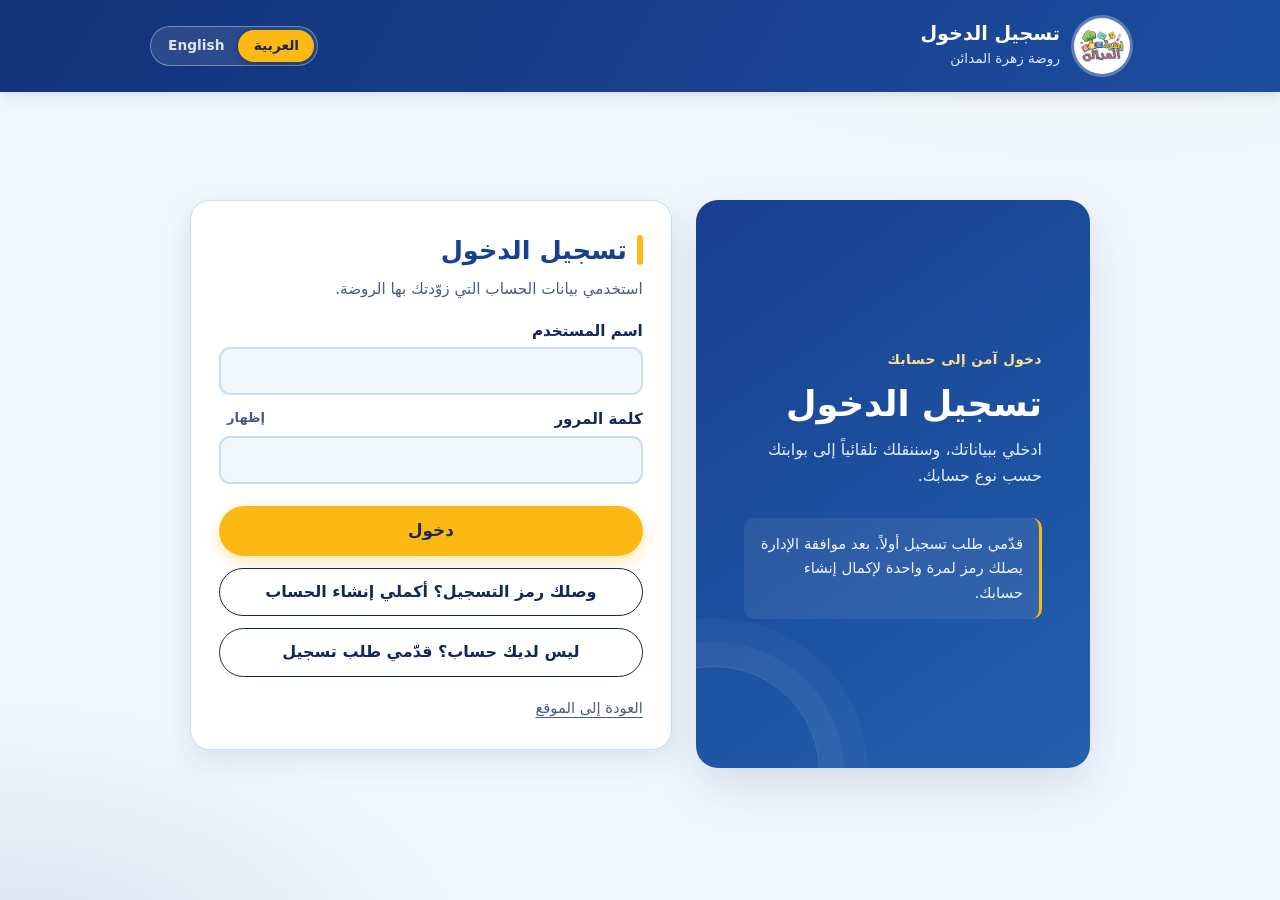
<file: admin/index.html>
<!doctype html>
<html lang="ar" dir="rtl">
<head>
<meta charset="utf-8">
<meta name="viewport" content="width=device-width,initial-scale=1">
<meta name="robots" content="noindex,nofollow">
<meta http-equiv="Content-Security-Policy" content="default-src 'self'; script-src 'self'; style-src 'self' 'unsafe-inline' https://fonts.googleapis.com; font-src 'self' https://fonts.gstatic.com data:; img-src 'self' data: blob: https:; media-src 'self' https: blob:; connect-src 'self' https://zahra-123hub-almadain-api.onrender.com http://127.0.0.1:8001 http://localhost:8001; object-src 'none'; base-uri 'self'; form-action 'self'">
<meta name="referrer" content="no-referrer">
<title>لوحة تحكم روضة زهرة المدائن</title>
<link rel="stylesheet" href="admin.css?v=35">
</head>
<body>
<div id="app"></div>
<script src="accounting.js?v=29" defer></script>
<script src="admin.js?v=34" defer></script>
</body>
</html>
</file>
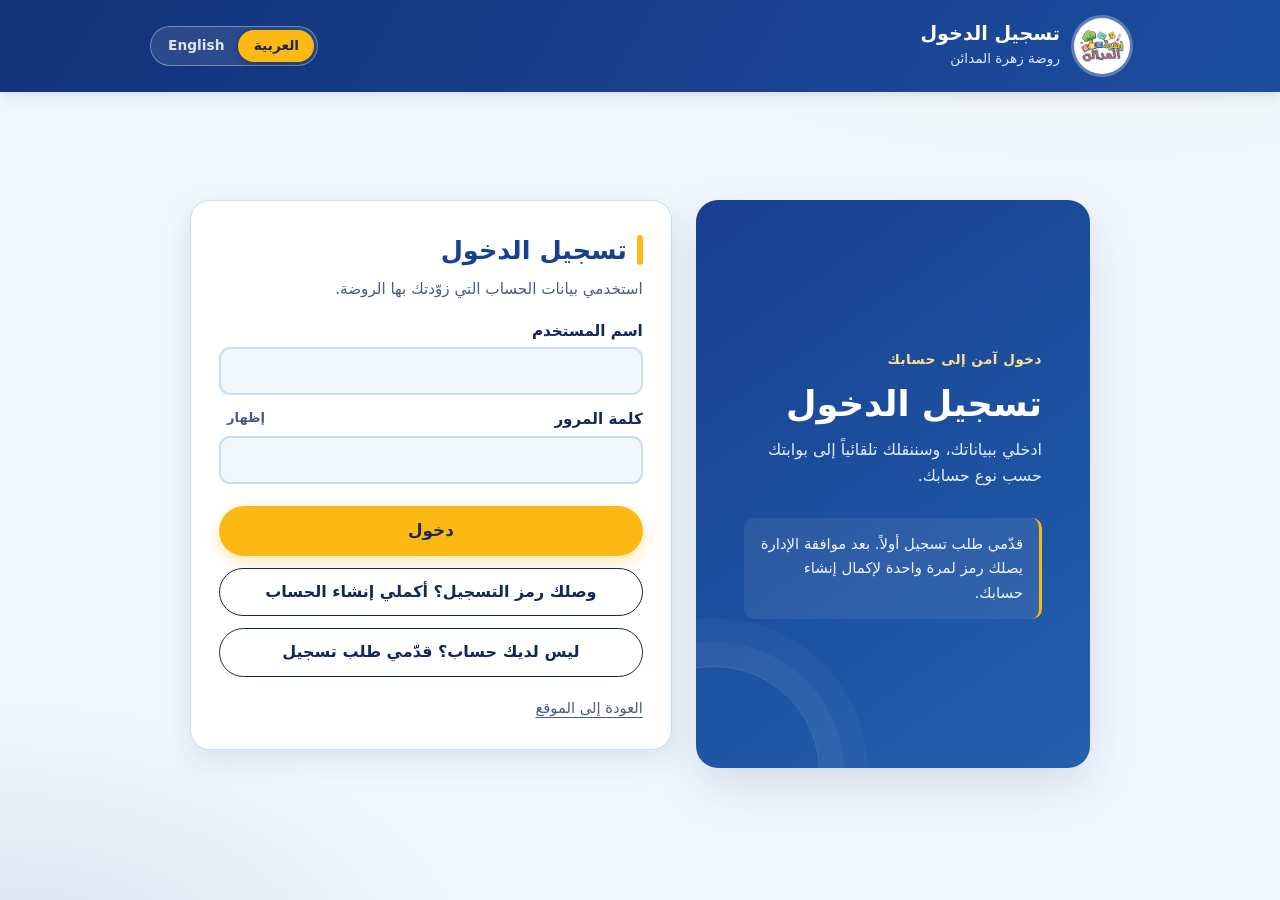
<file: login/index.html>
<!doctype html>
<html lang="ar" dir="rtl">
<head>
  <meta charset="utf-8">
  <meta name="viewport" content="width=device-width,initial-scale=1">
  <meta name="robots" content="noindex,nofollow">
<meta http-equiv="Content-Security-Policy" content="default-src 'self'; script-src 'self'; style-src 'self' 'unsafe-inline' https://fonts.googleapis.com; font-src 'self' https://fonts.gstatic.com data:; img-src 'self' data: blob: https:; media-src 'self' https: blob:; connect-src 'self' https://zahra-123hub-almadain-api.onrender.com http://127.0.0.1:8001 http://localhost:8001; object-src 'none'; base-uri 'self'; form-action 'self'">
<meta name="referrer" content="no-referrer">
  <title>تسجيل الدخول | زهرة المدائن</title>
  <link rel="stylesheet" href="../portal.css?v=16">
</head>
<body>
  <div id="portal" data-portal="login"></div>
  <script src="../portal.js?v=14" defer></script>
</body>
</html>
</file>
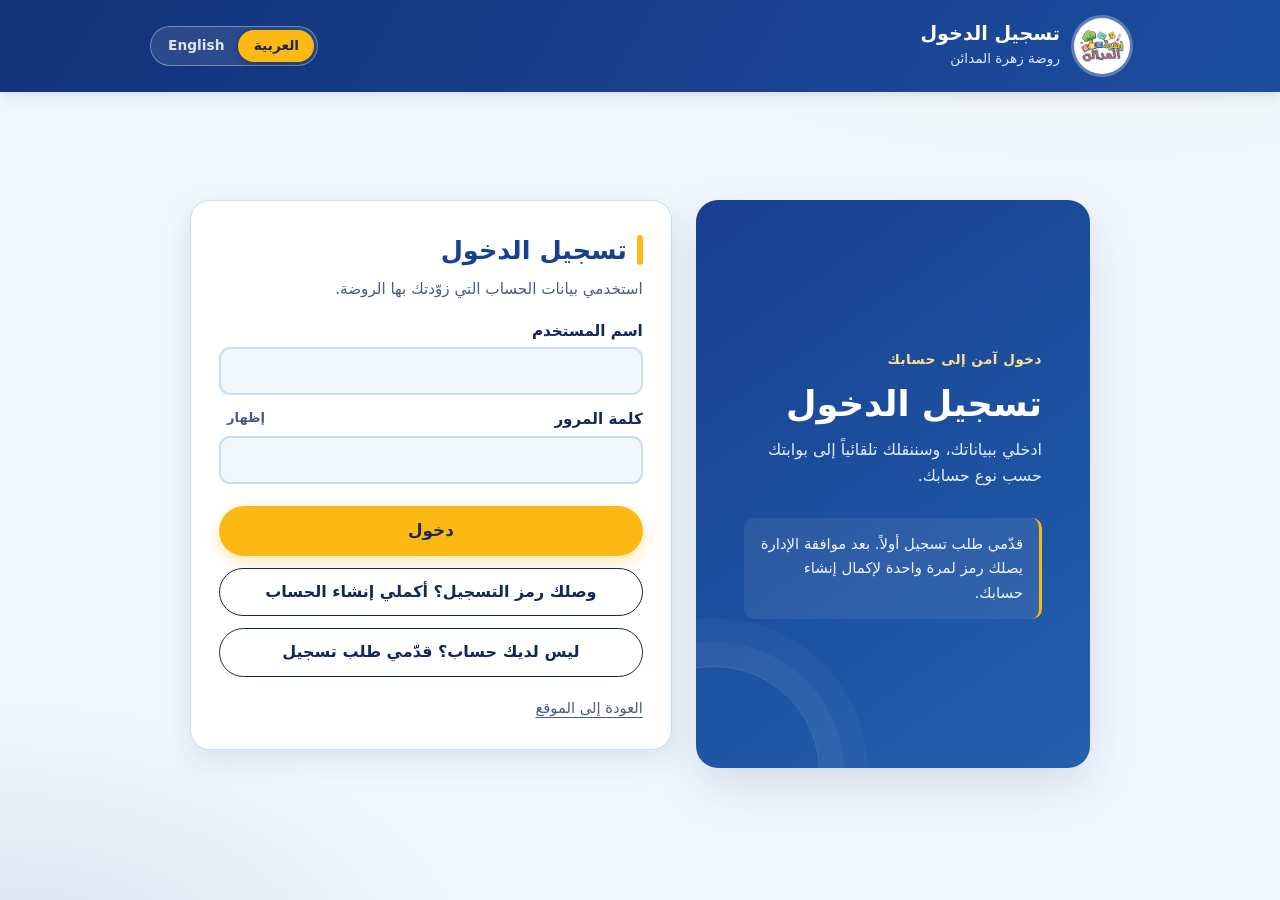
<file: parents/index.html>
<!doctype html>
<html lang="ar" dir="rtl">
<head>
  <meta charset="utf-8">
  <meta name="viewport" content="width=device-width,initial-scale=1">
  <meta name="robots" content="noindex,nofollow">
<meta http-equiv="Content-Security-Policy" content="default-src 'self'; script-src 'self'; style-src 'self' 'unsafe-inline' https://fonts.googleapis.com; font-src 'self' https://fonts.gstatic.com data:; img-src 'self' data: blob: https:; media-src 'self' https: blob:; connect-src 'self' https://zahra-123hub-almadain-api.onrender.com http://127.0.0.1:8001 http://localhost:8001; object-src 'none'; base-uri 'self'; form-action 'self'">
<meta name="referrer" content="no-referrer">
  <title>بوابة أولياء الأمور | زهرة المدائن</title>
  <link rel="stylesheet" href="../portal.css?v=16">
</head>
<body>
  <div id="portal" data-portal="parent"></div>
  <script src="../portal.js?v=14" defer></script>
</body>
</html>
</file>
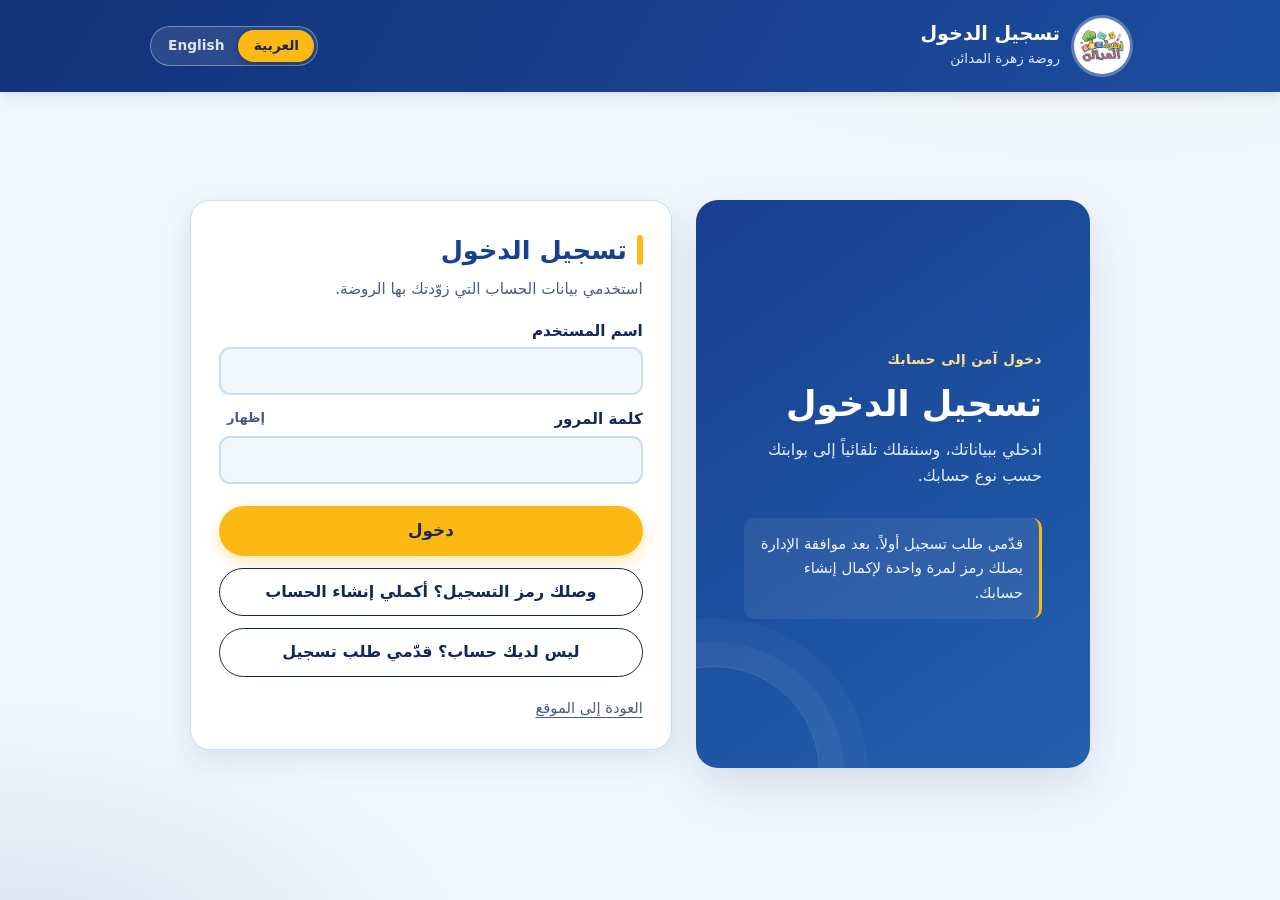
<file: teachers/index.html>
<!doctype html>
<html lang="ar" dir="rtl">
<head>
  <meta charset="utf-8">
  <meta name="viewport" content="width=device-width,initial-scale=1">
  <meta name="robots" content="noindex,nofollow">
<meta http-equiv="Content-Security-Policy" content="default-src 'self'; script-src 'self'; style-src 'self' 'unsafe-inline' https://fonts.googleapis.com; font-src 'self' https://fonts.gstatic.com data:; img-src 'self' data: blob: https:; media-src 'self' https: blob:; connect-src 'self' https://zahra-123hub-almadain-api.onrender.com http://127.0.0.1:8001 http://localhost:8001; object-src 'none'; base-uri 'self'; form-action 'self'">
<meta name="referrer" content="no-referrer">
  <title>بوابة المعلمات | زهرة المدائن</title>
  <link rel="stylesheet" href="../portal.css?v=16">
</head>
<body>
  <div id="portal" data-portal="teacher"></div>
  <script src="../portal.js?v=14" defer></script>
</body>
</html>
</file>
<file: style.css>
/* Layout: poster-style navy header with scroll progress, overlapping fact strip under an arched hero photo,
   alternating sky bands, parents' corner of small tools. Colors come from the opening poster. */
:root{
  --navy:#17408F; --navy-d:#0E2C6B; --sun:#FDB913; --sun-d:#D99A00; --red:#E0403D; --green:#4C8C1C; --sky:#2F8FCB;
  --bg:#F1F7FD; --bg2:#FFFFFF; --band:#E1EFFB; --ink:#12285C; --muted:#475B84; --surface:#FFFFFF; --line:#C9DDF1;
  --head:#17408F; --link:#17408F; --bar:#17408F; --btn:#17408F; --btn-d:#0E2C6B; --on-sun:#1B2A55; --warn:#8A5A00;
  --display:"Baloo Bhaijaan 2","Segoe UI",Tahoma,sans-serif;
  --body:"Almarai","Segoe UI",Tahoma,sans-serif;
  --fs:1;
}
@media (prefers-color-scheme:dark){
  :root:not([data-theme="light"]){
    --bg:#0B1730; --bg2:#09122A; --band:#0F2147; --ink:#EAF1FF; --muted:#A9BBE0; --surface:#132652; --line:#294786;
    --head:#FFFFFF; --link:#FDB913; --bar:#0E2C6B; --btn:#2D5FC4; --btn-d:#1B3F8C; --sky:#6CC0F0; --green:#7DC243; --red:#FF7A74; --warn:#FDB913;
    color-scheme:dark;
  }
}
:root[data-theme="dark"]{
  --bg:#0B1730; --bg2:#09122A; --band:#0F2147; --ink:#EAF1FF; --muted:#A9BBE0; --surface:#132652; --line:#294786;
  --head:#FFFFFF; --link:#FDB913; --bar:#0E2C6B; --btn:#2D5FC4; --btn-d:#1B3F8C; --sky:#6CC0F0; --green:#7DC243; --red:#FF7A74; --warn:#FDB913;
  color-scheme:dark;
}
*,*::before,*::after{box-sizing:border-box}
html{font-size:calc(16px*var(--fs));scroll-behavior:smooth;scroll-padding-top:84px}
body{margin:0;background:var(--bg);color:var(--ink);font-family:var(--body);font-size:1.125rem;line-height:1.85;-webkit-text-size-adjust:100%}
body.lat{line-height:1.7}
h1,h2,h3,summary,.display{font-family:var(--display);line-height:1.3;margin:0;text-wrap:balance}
p{margin:0}
img{max-width:100%}
a{color:inherit}
button{font:inherit;color:inherit}
:focus-visible{outline:3px solid var(--sun);outline-offset:3px;border-radius:8px}
.wrap{max-width:1120px;margin:0 auto;padding-left:max(16px,env(safe-area-inset-left,0px));padding-right:max(16px,env(safe-area-inset-right,0px))}
[hidden]{display:none!important}

/* header */
header.top{position:sticky;top:env(safe-area-inset-top,0px);z-index:20;background:var(--bar);color:#fff}
header.top .wrap{display:flex;align-items:center;gap:10px;min-height:66px;position:relative}
#prog{position:absolute;inset-inline:0;bottom:0;height:4px;background:rgba(255,255,255,.15)}
#prog i{display:block;height:100%;background:var(--sun);transform:scaleX(0);transform-origin:0 50%}
html[dir=rtl] #prog i{transform-origin:100% 50%}
.brand{display:flex;align-items:center;gap:10px;text-decoration:none;font-family:var(--display);font-weight:800;font-size:1.2rem;margin-inline-end:auto}
.brand .badge{background:#fff;border-radius:14px;padding:3px 8px;display:flex}
body.lat .brand .nm{display:none}
.brand img{height:40px;width:auto;display:block;min-width:52px}
nav.main{display:flex;gap:0;font-size:.93rem}
nav.main a{text-decoration:none;padding:6px 9px;border-radius:999px;color:#DCE8FF;white-space:nowrap}
nav.main a:hover{background:rgba(255,255,255,.14);color:#fff}
.ibtn{flex:none;border:2px solid rgba(255,255,255,.45);background:transparent;color:#fff;border-radius:999px;min-width:40px;height:38px;padding:0 10px;cursor:pointer;font-family:var(--display);font-weight:700;display:inline-flex;align-items:center;justify-content:center}
.ibtn:hover{background:rgba(255,255,255,.14)}
.ibtn svg{width:20px;height:20px;stroke:currentColor;fill:none;stroke-width:2;stroke-linecap:round;stroke-linejoin:round}
.lang{flex:none;display:flex;border:2px solid rgba(255,255,255,.45);border-radius:999px;overflow:hidden}
.lang button{border:0;background:transparent;color:#fff;padding:0 11px;height:34px;font-family:var(--display);font-weight:700;cursor:pointer;min-width:38px}
.lang button[aria-pressed=true]{background:var(--sun);color:var(--on-sun)}
.lang button:focus-visible{outline-offset:-3px}
#menuBtn{display:none}
@media(max-width:1140px){
  #menuBtn{display:inline-flex}
  nav.main{display:none;position:absolute;top:100%;inset-inline:0;flex-direction:column;background:var(--bar);padding:8px max(16px,env(safe-area-inset-left,0px)) 14px;border-top:1px solid rgba(255,255,255,.2);box-shadow:0 14px 24px rgba(8,22,60,.3)}
  nav.main.open{display:flex}
  nav.main a{padding:11px 12px;font-size:1.05rem}
}
@media(max-width:520px){#sizeBtn{display:none}.brand span.nm{display:none}.lang button{padding:0 8px;min-width:34px}}

/* buttons */
.btn{display:inline-flex;align-items:center;justify-content:center;gap:8px;font-family:var(--display);font-weight:700;font-size:1.05rem;padding:11px 26px;border-radius:999px;text-decoration:none;border:2px solid var(--btn);cursor:pointer;text-align:center;line-height:1.5;transition:transform .15s ease}
.btn:active{transform:translateY(2px)}
.btn.fill{background:var(--btn);color:#fff;box-shadow:0 5px 0 var(--btn-d)}
.btn.sun{background:var(--sun);color:var(--on-sun);border-color:var(--sun);box-shadow:0 5px 0 var(--sun-d)}
.btn.line{background:transparent;color:var(--head);border-color:var(--head)}
.btn.wa{background:#1FA855;border-color:#1FA855;color:#fff;box-shadow:0 5px 0 #14793C}
.btn.small{padding:6px 16px;font-size:.95rem;box-shadow:none}

/* hero */
.hero{padding-block:46px 96px;background:linear-gradient(180deg,var(--band),var(--bg))}
.hero .wrap{display:grid;grid-template-columns:1.1fr .9fr;gap:40px;align-items:center}
.chip{display:inline-block;background:var(--sun);color:var(--on-sun);font-family:var(--display);font-weight:700;padding:3px 18px;border-radius:12px;font-size:1.05rem}
.hero h1{font-size:clamp(2.3rem,6.2vw,3.9rem);font-weight:800;color:var(--head);margin-top:14px}
.hero h1 em{font-style:normal;color:var(--red)}
.ribbon{display:inline-block;margin-top:18px;background:var(--green);color:#fff;font-family:var(--display);font-weight:700;font-size:1.2rem;padding:5px 30px;border-radius:12px}
.hero .lead{margin-top:18px;max-width:30em;color:var(--muted);font-size:1.12rem}
.actions{display:flex;flex-wrap:wrap;gap:14px;margin-top:26px}
.photo{position:relative;max-width:410px;margin-inline:auto;width:100%}
.photo .frame{border-radius:999px 999px 28px 28px;overflow:hidden;border:6px solid var(--sun);box-shadow:0 18px 40px rgba(14,44,107,.28);background:var(--navy)}
.photo img.main{display:block;width:100%;height:auto}
.photo .logo-circle{position:absolute;inset-inline-start:-14px;bottom:-26px;width:44%;background:#fff;border-radius:50%;aspect-ratio:1;display:grid;place-items:center;box-shadow:0 8px 24px rgba(14,44,107,.28);border:4px solid var(--sun)}
.photo .logo-circle img{width:84%;height:auto}
@media(max-width:820px){.hero .wrap{grid-template-columns:1fr}.photo{max-width:250px;order:-1;margin-bottom:34px}}

/* fact strip */
.facts{position:relative;z-index:2;margin-top:-52px;display:grid;grid-template-columns:repeat(4,1fr);gap:14px;list-style:none;padding-block:0;padding-inline:0;margin-bottom:0}
.facts li{background:var(--surface);border:2px solid var(--line);border-radius:22px;padding:14px 18px;box-shadow:0 10px 24px rgba(14,44,107,.12);min-width:0}
.facts small{display:block;color:var(--muted);font-size:.85rem;line-height:1.4}
.facts b{display:block;font-family:var(--display);font-size:1.2rem;color:var(--head);line-height:1.4}
@media(max-width:820px){.facts{grid-template-columns:repeat(2,1fr);margin-top:-30px}}

/* sections */
section{padding-block:60px}
section.band{background:var(--band)}
.sec-head{max-width:36em;margin-bottom:30px}
.sec-head h2{font-size:clamp(1.8rem,4vw,2.5rem);font-weight:800;color:var(--head)}
.sec-head p{margin-top:8px;color:var(--muted)}
.lead2{max-width:38em;font-size:1.25rem;line-height:1.8;color:var(--ink);margin-bottom:30px;padding-inline-start:18px;border-inline-start:6px solid var(--sun)}

/* features */
.feat{display:grid;grid-template-columns:repeat(3,1fr);gap:18px;list-style:none;margin:0;padding:0}
.feat li{background:var(--surface);border:2px solid var(--line);border-radius:26px;padding:22px 20px;min-width:0;display:flex;gap:16px;align-items:flex-start}
.feat .ic{flex:none;width:58px;height:58px;border-radius:50%;display:grid;place-items:center;background:var(--c)}
.feat svg{width:30px;height:30px;stroke:#fff;fill:none;stroke-width:2.2;stroke-linecap:round;stroke-linejoin:round}
.feat b{font-family:var(--display);font-size:1.15rem;display:block;color:var(--head);line-height:1.4}
.feat span.d{display:block;margin-top:4px;color:var(--muted);font-size:.97rem;line-height:1.7}
@media(max-width:960px){.feat{grid-template-columns:repeat(2,1fr)}}
@media(max-width:620px){.feat{grid-template-columns:1fr}}

/* flower */
.learn{display:grid;grid-template-columns:minmax(270px,.85fr) minmax(0,1.15fr);grid-template-areas:"heading heading" "flower info";column-gap:clamp(28px,4vw,52px);row-gap:22px;align-items:center}
.learn>div:first-child{grid-area:flower;align-self:center;min-width:0}
.learn-copy{display:contents}
#learn .learn-head{grid-area:heading;max-width:48em;margin:0 auto 4px;text-align:center}
#learn .learn-head h2{font-size:clamp(1.7rem,3vw,2.25rem);line-height:1.25}
#learn .learn-head h2>span{display:block}
#learn .learn-head h2>.learn-en{margin-top:5px;color:var(--muted);font-size:.66em;font-weight:700}
#learn .learn-head h2::after{margin-inline:auto}
#learn .learn-head .learn-prompt{display:grid;gap:2px;margin-top:10px;font-size:clamp(.95rem,1.5vw,1.08rem);line-height:1.55}
#learn .learn-prompt span{display:block;text-align:center}
.flower{width:100%;max-width:300px;height:auto;display:block;margin:0 auto;overflow:visible}
.petal{cursor:pointer}
.petal ellipse{stroke:var(--navy-d);stroke-width:3;transition:filter .2s ease,stroke-width .2s ease}
.petal:hover ellipse,.petal:focus-visible ellipse,.petal.on ellipse{filter:drop-shadow(0 3px 4px rgb(23 64 143 / 24%));stroke-width:4}
.petal text{font-family:var(--display);font-weight:700;font-size:15px;fill:#fff;pointer-events:none}
.petal.dk text{fill:#1B2A55}
.petal:focus-visible{outline:none}
.petal:focus-visible ellipse{stroke:var(--sun);stroke-width:5}
.bloom .petal ellipse{animation:petal-appear .55s ease-out both}
.bloom .petal:nth-child(2) ellipse{animation-delay:.08s}
.bloom .petal:nth-child(3) ellipse{animation-delay:.16s}
.bloom .petal:nth-child(4) ellipse{animation-delay:.24s}
.bloom .petal:nth-child(5) ellipse{animation-delay:.32s}
@keyframes petal-appear{from{opacity:.35;filter:saturate(.65)}to{opacity:1;filter:saturate(1)}}
.petal-info{grid-area:info;min-width:0;background:var(--surface);border:2px solid var(--line);border-radius:20px;padding:clamp(16px,2.2vw,24px);font-size:1rem;line-height:1.65}
.petal-info.is-detail{align-self:center}
.petal-info b{font-family:var(--display);font-size:1.2rem;display:block;color:var(--red);margin-bottom:0}
.petal-info .petal-title,.petal-info .petal-descriptions{display:grid;grid-template-columns:repeat(2,minmax(0,1fr));column-gap:clamp(14px,2.5vw,28px)}
.petal-info .petal-title{align-items:baseline;padding-bottom:12px;border-bottom:1px solid var(--line)}
.petal-info .petal-title span[lang=en]{font-family:var(--body);font-size:.92em}
.petal-info .petal-descriptions{padding:12px 0;border-bottom:1px solid var(--line)}
.petal-info .petal-descriptions p{margin:0;min-width:0}
.petal-info ul{display:block;list-style:none;margin:0;padding:0}
.petal-info li{display:grid;grid-template-columns:repeat(2,minmax(0,1fr));gap:clamp(14px,2.5vw,28px);padding:10px 0;border-bottom:1px solid var(--line)}
.petal-info li:last-child{border-bottom:0;padding-bottom:0}
.petal-info li span{min-width:0}
.petal-info li span[lang=en]{font-size:.94em;color:var(--muted)}
.petal-info.is-intro{display:grid;grid-template-columns:repeat(2,minmax(0,1fr));gap:clamp(14px,2.5vw,28px);align-items:center;min-height:100px}
.petal-info .petal-intro{margin:0;font-weight:700}
.learn-en{font-family:var(--body)}
.area-buttons{display:grid;grid-template-columns:repeat(2,minmax(0,1fr));gap:8px;max-width:400px;margin:10px auto 0}
.area-button{display:flex;flex-direction:column;align-items:center;justify-content:center;gap:2px;min-height:48px;padding:6px 9px;border:2px solid var(--line);border-inline-start:5px solid var(--area-color);border-radius:13px;background:var(--surface);color:var(--ink);font:inherit;line-height:1.3;cursor:pointer}
.area-button span[lang=ar]{font-family:var(--display);font-weight:700}
.area-button span[lang=en]{font-size:.82em;color:var(--muted)}
.area-button:hover,.area-button[aria-pressed=true]{border-color:var(--area-color);background:var(--band)}
.area-button:focus-visible{outline:3px solid var(--sun);outline-offset:2px}
.learning-details{display:grid;grid-template-columns:repeat(3,minmax(0,1fr));gap:16px;margin-top:clamp(24px,4vw,42px)}
.learning-card{min-width:0;padding:clamp(16px,2vw,22px);border:2px solid var(--line);border-radius:20px;background:var(--surface)}
.learning-card h3{display:grid;gap:3px;margin:0 0 12px;color:var(--head);font-family:var(--display);font-size:1.15rem;line-height:1.4}
.learning-card h3 span[lang=en],.learning-card p[lang=en]{font-family:var(--body)}
.learning-card p{margin:7px 0;color:var(--muted);line-height:1.7}
.learning-card ul{list-style:none;display:grid;gap:9px;margin:12px 0 0;padding:0}
.learning-card li{display:grid;grid-template-columns:repeat(2,minmax(0,1fr));gap:12px;padding-top:9px;border-top:1px solid var(--line);line-height:1.6}
.learning-card li span{min-width:0}
.learning-card li span[lang=en]{font-family:var(--body);color:var(--muted)}
@media(max-width:960px){
  .learn{grid-template-columns:minmax(0,1fr);grid-template-areas:"heading" "flower" "info";row-gap:18px}
  .learn>div:first-child{align-self:auto}
  .flower{max-width:260px}
  .area-buttons{max-width:520px}
  .learning-details{grid-template-columns:repeat(2,minmax(0,1fr))}
  .learning-card:last-child{grid-column:1 / -1}
}
@media(max-width:520px){
  #learn .learn-head h2{font-size:1.65rem}
  #learn .learn-head h2>.learn-en{font-size:.68em}
  .petal-info .petal-title,.petal-info .petal-descriptions,.petal-info ul,.petal-info li,.petal-info.is-intro{grid-template-columns:minmax(0,1fr)}
  .petal-info .petal-title,.petal-info.is-intro{gap:6px}
  .petal-info .petal-descriptions{gap:8px}
  .petal-info li{gap:3px;padding:8px 0}
  .petal-info li span[lang=en]{padding-inline-start:12px}
  .learning-details{grid-template-columns:minmax(0,1fr)}
  .learning-card:last-child{grid-column:auto}
  .learning-card li{grid-template-columns:minmax(0,1fr);gap:3px}
  .learning-card li span[lang=en]{padding-inline-start:12px}
}

/* day */
.day{list-style:none;margin:0;padding:0;position:relative;max-width:640px}
.day::before{content:"";position:absolute;inset-block:10px;inset-inline-start:11px;width:4px;background:var(--line);border-radius:4px}
.day li{position:relative;padding-inline-start:48px;padding-block:10px}
.day li::before{content:"";position:absolute;inset-inline-start:1px;top:20px;width:24px;height:24px;border-radius:50%;background:var(--c);border:4px solid var(--band)}
.day b{font-family:var(--display);font-size:1.15rem;color:var(--head)}
.day span.d{display:block;color:var(--muted);font-size:1rem;line-height:1.7}

/* news */
.news{display:grid;gap:20px}
.ncard{display:grid;grid-template-columns:.8fr 1.2fr;background:var(--surface);border:2px solid var(--line);border-radius:26px;overflow:hidden}
.ncard>*{min-width:0}
.ncard .pic{display:block;padding:0;border:0;background:#fff;cursor:zoom-in}
.ncard .pic img{display:block;width:100%;height:100%;max-height:420px;object-fit:contain}
.ncard .tx{padding:26px 28px;display:flex;flex-direction:column;gap:10px;align-items:flex-start;justify-content:center}
.ncard .tag{background:var(--red);color:#fff;font-family:var(--display);font-weight:700;border-radius:10px;padding:0 14px;font-size:.95rem}
.ncard h3{font-size:1.5rem;color:var(--head)}
.ncard p{color:var(--muted)}
@media(max-width:760px){.ncard{grid-template-columns:1fr}.ncard .pic img{max-height:340px}}

/* gallery */
.gal{display:grid;grid-template-columns:repeat(4,1fr);gap:16px}
.gal button{display:block;padding:0;border:3px solid var(--line);border-radius:22px;overflow:hidden;background:var(--surface);cursor:zoom-in;text-align:start;min-width:0}
.gal img{display:block;width:100%;height:260px;object-fit:cover}
.gal button.contain img{object-fit:contain;background:#fff;padding:12px}
.gal span.cap{display:block;padding:8px 14px;font-family:var(--display);font-weight:700;color:var(--head);font-size:.98rem}
.gal button:hover{border-color:var(--sun)}
@media(max-width:960px){.gal{grid-template-columns:repeat(2,1fr)}}
@media(max-width:460px){.gal img{height:200px}}
#lb{position:fixed;inset:0;z-index:50;background:rgba(6,14,38,.88);display:flex;align-items:center;justify-content:center;padding:calc(20px + env(safe-area-inset-top,0px)) max(16px,env(safe-area-inset-right,0px)) calc(20px + env(safe-area-inset-bottom,0px)) max(16px,env(safe-area-inset-left,0px))}
#lb img{max-width:100%;max-height:100%;border-radius:14px;background:#fff;object-fit:contain}
#lb .x{position:absolute;top:calc(14px + env(safe-area-inset-top,0px));inset-inline-end:max(14px,env(safe-area-inset-right,0px));background:var(--sun);color:var(--on-sun);border:0;width:44px;height:44px;border-radius:50%;font-size:1.5rem;font-weight:800;cursor:pointer}

/* parents' corner */
.tools{display:grid;grid-template-columns:repeat(3,1fr);gap:18px;align-items:start}
.tool{background:var(--surface);border:2px solid var(--line);border-radius:26px;padding:22px;min-width:0}
.tool h3{font-size:1.25rem;color:var(--head)}
.tool .note{color:var(--muted);font-size:.95rem;line-height:1.65;margin-top:6px}
.tool .lab{display:block;font-family:var(--display);font-weight:700;margin:14px 0 4px}
.ares{margin-top:12px;border-radius:16px;padding:12px 14px;background:var(--bg);border:2px solid var(--line);font-size:1rem;line-height:1.7}
.ares.ok{border-color:var(--green)}
.ares.wait{border-color:var(--sun)}
.ares.no{border-color:var(--red)}
.ares:empty{display:none}
.tool .btn{margin-top:12px}
.ck{list-style:none;margin:10px 0 0;padding:0}
.ck li{position:relative}
.ck label{display:flex;gap:12px;align-items:flex-start;padding:8px 0;cursor:pointer;font-size:1rem;line-height:1.6}
.ck input{position:absolute;opacity:0;width:24px;height:24px;margin:0}
.ck .bx{flex:none;width:24px;height:24px;border-radius:8px;border:2px solid var(--line);background:var(--bg2);display:grid;place-items:center;margin-top:2px}
.ck input:checked+.bx{background:var(--green);border-color:var(--green)}
.ck input:checked+.bx::after{content:"";width:6px;height:12px;border:solid #fff;border-width:0 3px 3px 0;transform:rotate(45deg) translate(-1px,-1px)}
.ck input:checked~.tx{color:var(--muted);text-decoration:line-through}
.ck input:focus-visible+.bx{outline:3px solid var(--sun);outline-offset:2px}
.meter{margin-top:12px;font-family:var(--display);font-weight:700;font-size:.98rem}
.bar{height:10px;border-radius:99px;background:var(--line);overflow:hidden;margin-top:6px}
.bar i{display:block;height:100%;width:0;background:var(--green);transition:width .3s ease}
@media(max-width:960px){.tools{grid-template-columns:1fr}}

/* faq */
.faq{display:grid;grid-template-columns:1fr 1fr;gap:12px;align-items:start}
@media(max-width:820px){.faq{grid-template-columns:1fr}}
.search{max-width:460px;margin-bottom:16px}
.faq details{background:var(--surface);border:2px solid var(--line);border-radius:20px;padding:0 20px}
.faq details[open]{border-color:var(--sun)}
.faq summary{cursor:pointer;padding:14px 0;font-size:1.12rem;font-weight:700;color:var(--head);list-style:none;display:flex;justify-content:space-between;gap:12px;align-items:center}
.faq summary::-webkit-details-marker{display:none}
.faq summary::after{content:"+";font-size:1.6rem;color:var(--sun-d);line-height:1;flex:none}
.faq details[open] summary::after{content:"\2212"}
.faq .a{padding-bottom:16px;color:var(--muted);font-size:1.02rem;line-height:1.8}
.faq-empty{color:var(--muted);padding:14px 4px}
.faq-empty a{color:var(--link);font-weight:700}

/* forms */
input[type=text],input[type=tel],input[type=date],input[type=search],select,textarea{display:block;width:100%;font:inherit;font-size:1rem;padding:10px 14px;border-radius:14px;border:2px solid var(--line);background:var(--bg2);color:var(--ink)}
textarea{min-height:84px;resize:vertical}
input:focus,select:focus,textarea:focus{outline:3px solid var(--sun);outline-offset:1px}
[aria-invalid="true"]{border-color:var(--red)!important}
.reg{display:grid;grid-template-columns:1fr 1.05fr;gap:40px;align-items:start}
.reg>*{min-width:0}
form,.res{background:var(--surface);border:2px solid var(--line);border-radius:26px;padding:24px}
.seg{display:grid;grid-template-columns:1fr 1fr;gap:8px;margin-bottom:16px}
.seg input{position:absolute;opacity:0;pointer-events:none}
.seg label{display:block;text-align:center;padding:9px 10px;border:2px solid var(--line);border-radius:14px;cursor:pointer;font-family:var(--display);font-weight:700;margin:0}
.seg input:checked+label{background:var(--sun);border-color:var(--sun);color:var(--on-sun)}
.seg input:focus-visible+label{outline:3px solid var(--sun);outline-offset:3px}
.fld{margin-bottom:14px}
.fld label{display:block;font-family:var(--display);font-weight:700;margin-bottom:4px}
.err{display:block;color:var(--red);font-size:.9rem;min-height:1.2em}
.hint{display:block;font-size:.92rem;line-height:1.6;margin-top:4px;color:var(--muted)}
.hint.ok{color:var(--green)}
.hint.wait{color:var(--warn)}
.hint.no{color:var(--red)}
form .btn{width:100%;margin-top:4px}
.res{margin-top:16px;border-color:var(--sun)}
.res pre{white-space:pre-wrap;word-break:break-word;font:inherit;font-size:.98rem;background:var(--bg);border-radius:14px;padding:12px 14px;margin:10px 0 14px;direction:rtl;text-align:start}
.res .row{display:flex;flex-wrap:wrap;gap:10px}
.res p.n{color:var(--muted);font-size:.95rem;margin-top:10px}
.contact-card{background:var(--surface);border:2px solid var(--line);border-radius:26px;padding:12px 22px;margin-top:22px}
.contact-card .row{display:flex;gap:14px;align-items:flex-start;padding:12px 0}
.contact-card .row+.row{border-top:1px solid var(--line)}
.contact-card svg.i{flex:none;width:30px;height:30px;stroke:var(--head);fill:none;stroke-width:2;stroke-linecap:round;stroke-linejoin:round;margin-top:4px}
.contact-card .t{min-width:0;flex:1;overflow-wrap:anywhere}
.contact-card b{font-family:var(--display);display:block}
.contact-card .num{font-weight:800;letter-spacing:.03em;user-select:all}
.contact-card .acts{display:flex;flex-wrap:wrap;gap:8px;margin-top:8px}
@media(max-width:820px){.reg{grid-template-columns:1fr;gap:26px}}

/* footer */
footer{background:var(--bar);color:#DCE8FF;padding-block:40px 28px;font-size:.97rem;line-height:1.75}
.fgrid{display:grid;grid-template-columns:1.3fr 1fr 1.2fr;gap:30px}
.fgrid>*{min-width:0}
.fgrid h4{font-family:var(--display);color:#fff;margin:0 0 8px;font-size:1.1rem}
.fgrid .logo{background:#fff;border-radius:18px;padding:6px 12px;display:inline-flex;margin-bottom:10px}
.fgrid .logo img{height:60px;width:auto;min-width:80px}
.fgrid a{display:block;text-decoration:none;padding:2px 0}
.fgrid a:hover{color:#fff;text-decoration:underline}
.fbase{margin-top:26px;padding-top:16px;border-top:1px solid rgba(255,255,255,.2);display:flex;flex-wrap:wrap;gap:10px;justify-content:space-between}
@media(max-width:820px){.fgrid{grid-template-columns:1fr}}

/* floating */
#toTop{position:fixed;inset-inline-end:max(16px,env(safe-area-inset-right,0px));bottom:calc(16px + env(safe-area-inset-bottom,0px));z-index:14;width:46px;height:46px;border-radius:50%;border:0;background:var(--sun);color:var(--on-sun);box-shadow:0 6px 16px rgba(14,44,107,.35);cursor:pointer;display:grid;place-items:center}
#toTop svg{width:22px;height:22px;stroke:currentColor;fill:none;stroke-width:3;stroke-linecap:round;stroke-linejoin:round}
.mbar{display:none}
@media(max-width:700px){
  .mbar{display:grid;grid-template-columns:1fr 1fr 1fr;gap:8px;position:fixed;left:0;right:0;bottom:0;z-index:15;background:var(--bar);padding:8px max(12px,env(safe-area-inset-right,0px)) calc(8px + env(safe-area-inset-bottom,0px)) max(12px,env(safe-area-inset-left,0px))}
  .mbar a{display:flex;align-items:center;justify-content:center;gap:6px;min-height:44px;border-radius:14px;text-decoration:none;font-family:var(--display);font-weight:700;font-size:.95rem;background:rgba(255,255,255,.14);color:#fff}
  .mbar a.p{background:var(--sun);color:var(--on-sun)}
  #toTop{bottom:calc(76px + env(safe-area-inset-bottom,0px))}
  footer{padding-bottom:calc(92px + env(safe-area-inset-bottom,0px))}
}
@media (prefers-reduced-motion:reduce){
  html{scroll-behavior:auto}
  .bloom .petal ellipse{animation:none}
  .petal ellipse,.btn,.bar i{transition:none}
}

/* ===== dynamic content + admin ===== */
#annc{background:var(--sun);color:var(--on-sun);text-align:center;font-family:var(--display);font-weight:700;padding:8px max(16px,env(safe-area-inset-left,0px));line-height:1.6}
.vids{display:grid;grid-template-columns:repeat(auto-fill,minmax(280px,1fr));gap:18px}
.vids figure{margin:0;border:3px solid var(--line);border-radius:22px;overflow:hidden;background:var(--surface)}
.vids video{display:block;width:100%;max-height:420px;background:#000}
.vids figcaption{padding:8px 14px;font-family:var(--display);font-weight:700;color:var(--head)}


/* ===== islamic ornament ===== */
:root{--pat:url("data:image/svg+xml,%3Csvg xmlns='http://www.w3.org/2000/svg' width='64' height='64' viewBox='0 0 64 64' fill='none' stroke='%2317408F' stroke-width='1.3'%3E%3Crect x='16' y='16' width='32' height='32'/%3E%3Crect x='16' y='16' width='32' height='32' transform='rotate(45 32 32)'/%3E%3Ccircle cx='32' cy='32' r='5'/%3E%3Cpath d='M0 0l8 8M64 0l-8 8M0 64l8-8M64 64l-8-8'/%3E%3C/svg%3E");--patO:.10}
@media (prefers-color-scheme: dark){:root:not([data-theme="light"]){--pat:url("data:image/svg+xml,%3Csvg xmlns='http://www.w3.org/2000/svg' width='64' height='64' viewBox='0 0 64 64' fill='none' stroke='%23FDB913' stroke-width='1.3'%3E%3Crect x='16' y='16' width='32' height='32'/%3E%3Crect x='16' y='16' width='32' height='32' transform='rotate(45 32 32)'/%3E%3Ccircle cx='32' cy='32' r='5'/%3E%3Cpath d='M0 0l8 8M64 0l-8 8M0 64l8-8M64 64l-8-8'/%3E%3C/svg%3E");--patO:.09}}
:root[data-theme="dark"]{--pat:url("data:image/svg+xml,%3Csvg xmlns='http://www.w3.org/2000/svg' width='64' height='64' viewBox='0 0 64 64' fill='none' stroke='%23FDB913' stroke-width='1.3'%3E%3Crect x='16' y='16' width='32' height='32'/%3E%3Crect x='16' y='16' width='32' height='32' transform='rotate(45 32 32)'/%3E%3Ccircle cx='32' cy='32' r='5'/%3E%3Cpath d='M0 0l8 8M64 0l-8 8M0 64l8-8M64 64l-8-8'/%3E%3C/svg%3E");--patO:.09}
.hero,section.band,footer{position:relative;isolation:isolate}
.hero::before,section.band::before,footer::before{content:"";position:absolute;inset:0;z-index:-1;background:var(--pat);opacity:var(--patO);pointer-events:none}
footer::before{background-image:url("data:image/svg+xml,%3Csvg xmlns='http://www.w3.org/2000/svg' width='64' height='64' viewBox='0 0 64 64' fill='none' stroke='%23FDB913' stroke-width='1.3'%3E%3Crect x='16' y='16' width='32' height='32'/%3E%3Crect x='16' y='16' width='32' height='32' transform='rotate(45 32 32)'/%3E%3Ccircle cx='32' cy='32' r='5'/%3E%3Cpath d='M0 0l8 8M64 0l-8 8M0 64l8-8M64 64l-8-8'/%3E%3C/svg%3E");opacity:.12}
.bsm{margin:0 0 10px;font-family:var(--display);font-weight:700;font-size:1.3rem;color:var(--head);line-height:1.6}
.sec-head h2::after{content:"";display:block;width:96px;height:18px;margin-top:10px;background:url("data:image/svg+xml,%3Csvg xmlns='http://www.w3.org/2000/svg' width='96' height='18' viewBox='0 0 96 18'%3E%3Cpath d='M0 9H34M62 9H96' stroke='%23FDB913' stroke-width='2'/%3E%3Crect x='42' y='4' width='10' height='10' fill='%23FDB913'/%3E%3Crect x='42' y='4' width='10' height='10' transform='rotate(45 47 9)' fill='%23FDB913'/%3E%3C/svg%3E") center/contain no-repeat}
.photo::before{content:"";position:absolute;top:-38px;left:50%;transform:translateX(-50%);width:46px;height:46px;background:url("data:image/svg+xml,%3Csvg xmlns='http://www.w3.org/2000/svg' viewBox='0 0 48 48'%3E%3Cmask id='m'%3E%3Crect width='48' height='48' fill='white'/%3E%3Ccircle cx='32' cy='19' r='14' fill='black'/%3E%3C/mask%3E%3Ccircle cx='22' cy='26' r='17' fill='%23FDB913' mask='url(%23m)'/%3E%3Cpath d='M37 17l1.7 4.4 4.6.2-3.6 2.9 1.3 4.5-4-2.6-4 2.6 1.3-4.5-3.6-2.9 4.6-.2z' fill='%23FDB913'/%3E%3C/svg%3E") center/contain no-repeat;z-index:2}
.photo .frame{border-width:5px;outline:2px solid var(--sun);outline-offset:6px}
.facts li,.feat li,.ncard{border-top-width:4px;border-top-color:var(--sun)}
.soc a{display:inline-block;margin-inline-end:14px;color:#FDB913;font-weight:700}
@media(max-width:820px){.photo::before{top:-34px}}

.art{position:relative;filter:drop-shadow(0 18px 28px rgba(14,44,107,.32))}
.art svg{display:block;width:100%;height:auto}
.art img.lg{position:absolute;left:50%;top:52.4%;width:52%;height:auto;transform:translate(-50%,-50%)}

/* ===== follow us ===== */
.follow{padding-block:30px 6px}
.fcard{display:flex;flex-wrap:wrap;gap:18px;align-items:center;justify-content:space-between;background:linear-gradient(135deg,#17408F,#0E2C6B);color:#fff;border:3px solid var(--sun);border-radius:26px;padding:22px 26px;box-shadow:0 12px 28px rgba(14,44,107,.22)}
.fcard h2{color:#fff;font-size:1.6rem;margin:0}
.fcard p{margin:4px 0 0;color:#DCE8FF;max-width:30em}
.fbtns{display:flex;flex-wrap:wrap;gap:12px}
.sbtn{display:inline-flex;align-items:center;gap:10px;padding:10px 20px;border-radius:999px;font-family:var(--display);font-weight:700;font-size:1.05rem;text-decoration:none;color:#fff;border:2px solid #fff}
.sbtn[hidden]{display:none!important}
.sbtn svg{width:22px;height:22px;stroke:currentColor;fill:none;stroke-width:2.6;stroke-linecap:round;stroke-linejoin:round}
.sbtn.fb{background:#1877F2;border-color:#1877F2}
.sbtn.ig{background:linear-gradient(45deg,#F9A03C,#E4405F 55%,#8A3AB9);border-color:transparent}
#followToast{position:fixed;z-index:16;inset-inline:0;margin-inline:auto;bottom:calc(16px + env(safe-area-inset-bottom,0px));width:min(92vw,420px);background:var(--surface);color:var(--ink);border:3px solid var(--sun);border-radius:22px;padding:14px 18px 16px;box-shadow:0 14px 34px rgba(14,44,107,.35)}
#followToast p{margin:0 0 10px;padding-inline-end:28px;font-family:var(--display);font-weight:700;color:var(--head);line-height:1.6}
#followToast .sbtn{padding:7px 16px;font-size:.98rem}
#followX{position:absolute;inset-block-start:6px;inset-inline-end:10px;border:0;background:transparent;color:var(--muted);font-size:1.7rem;line-height:1;cursor:pointer;padding:2px 8px}
@media(max-width:760px){#followToast{bottom:calc(76px + env(safe-area-inset-bottom,0px))}}

/* Learning section: show only the selected language */
html[lang=ar] :is(.learn, .learning-details, .petal-info, .area-button) [lang=en],
html:not([lang=ar]) :is(.learn, .learning-details, .petal-info, .area-button) [lang=ar]{display:none!important}
.petal-info .petal-title,.petal-info .petal-descriptions,.petal-info li,.petal-info.is-intro,.learning-card li{grid-template-columns:minmax(0,1fr)}
.petal-info li,.learning-card li{gap:0}
.petal-info li span[lang=en],.learning-card li span[lang=en],.learn-en{padding-inline-start:0!important;color:inherit;font-size:inherit}
.area-button span{font-size:1em}
html[lang=ar] .learn-prompt .learn-en{display:none}

/* Learning cards: clearer, easier to read */
.learning-card{padding:clamp(20px,2.4vw,28px)}
.learning-card h3{font-size:1.35rem;margin-bottom:14px;padding-bottom:12px;border-bottom:3px solid var(--sun)}
.learning-card p{color:var(--ink);font-size:1.08rem;line-height:1.85;margin:0 0 6px}
.learning-card ul{gap:0;margin-top:10px}
.learning-card li{position:relative;padding:12px 0 12px 0;padding-inline-start:34px;border-top:1px solid var(--line);font-size:1.08rem;line-height:1.75;color:var(--ink)}
.learning-card li::before{content:"✓";position:absolute;inset-inline-start:0;top:12px;width:24px;height:24px;border-radius:50%;background:var(--sun);color:var(--on-sun);font-size:.85rem;font-weight:700;display:grid;place-items:center;line-height:1}
.learning-card li span[lang=en]{color:var(--ink)}

/* Day section: clearer lines */
.day span.d{color:var(--ink);font-size:1.05rem;line-height:1.75;margin-top:6px}
.day li b{display:block;font-size:1.2rem}

/* Mobile polish */
.area-button:last-child:nth-child(odd){grid-column:1 / -1;justify-self:center;width:calc(50% - 4px)}
.learning-card p,.learning-card li,.day span.d,.feat span.d{text-wrap:pretty}

/* ===== Logo plate: same professional treatment everywhere ===== */
.brand{gap:12px}
.brand .badge{background:#fff;border-radius:16px;padding:6px 12px;display:flex;align-items:center;justify-content:center;box-shadow:0 2px 10px rgba(0,0,0,.22),inset 0 0 0 1px rgba(23,64,143,.1);transition:transform .2s,box-shadow .2s}
.brand:hover .badge{transform:translateY(-1px);box-shadow:0 6px 16px rgba(0,0,0,.28),inset 0 0 0 1px rgba(23,64,143,.12)}
.brand img{height:46px;width:auto;min-width:0;object-fit:contain}
.fgrid .logo{background:#fff;border-radius:18px;padding:10px 18px;display:inline-flex;align-items:center;justify-content:center;margin-bottom:12px;box-shadow:0 4px 14px rgba(0,0,0,.2),inset 0 0 0 1px rgba(23,64,143,.1)}
.fgrid .logo img{height:68px;width:auto;min-width:0;object-fit:contain}
@media(max-width:520px){.brand img{height:40px}.brand .badge{padding:5px 10px}}
.brand .badge{padding:5px 10px;border-radius:13px}
.brand img{height:36px}
@media(max-width:520px){.brand img{height:32px}.brand .badge{padding:4px 8px}}

/* ===== Final logo style: round, white, light ring (same everywhere) ===== */
.brand .badge{width:54px;height:54px;padding:5px;border-radius:50%;background:#fff;display:grid;place-items:center;flex:none;box-shadow:0 0 0 3px rgba(255,255,255,.28);transition:transform .2s,box-shadow .2s}
.brand:hover .badge{transform:none;box-shadow:0 0 0 4px rgba(255,255,255,.4)}
.brand .badge img,.brand img{width:100%;height:100%;min-width:0;object-fit:contain;display:block}
.fgrid .logo{width:92px;height:92px;padding:9px;border-radius:50%;background:#fff;display:grid;place-items:center;margin-bottom:12px;box-shadow:0 0 0 4px rgba(255,255,255,.22)}
.fgrid .logo img{width:100%;height:100%;min-width:0;object-fit:contain}
@media(max-width:520px){.brand .badge{width:46px;height:46px;padding:4px}}

/* ===== "What does your child learn?" — balanced layout ===== */
.learn{align-items:stretch;column-gap:clamp(24px,3.5vw,44px);row-gap:26px}
.learn>div:first-child{align-self:stretch;display:flex;flex-direction:column;justify-content:center;padding:clamp(20px,3vw,32px) clamp(16px,2.4vw,26px) clamp(18px,2.4vw,26px);border:2px solid var(--line);border-radius:26px;background:radial-gradient(circle at 50% 26%,rgba(253,185,19,.13),transparent 64%),var(--surface);box-shadow:0 14px 34px rgba(0,0,0,.16)}
.flower{max-width:340px;filter:drop-shadow(0 8px 14px rgba(0,0,0,.22))}
.area-buttons{display:flex;flex-wrap:wrap;justify-content:center;gap:10px;max-width:none;margin:20px auto 0}
.area-button,.area-button:last-child:nth-child(odd){position:relative;flex-direction:row;gap:9px;min-height:42px;width:auto;padding:7px 18px 7px 14px;border:2px solid var(--line);border-radius:999px;grid-column:auto;justify-self:auto;transition:background .18s,border-color .18s,box-shadow .18s,transform .18s}
.area-button::before{content:"";flex:none;width:11px;height:11px;border-radius:50%;background:var(--area-color);box-shadow:0 0 0 3px rgba(255,255,255,.12)}
.area-button:hover{transform:translateY(-1px)}
.area-button[aria-pressed=true]{border-color:var(--area-color);background:color-mix(in srgb,var(--area-color) 24%,var(--surface));box-shadow:0 0 0 3px color-mix(in srgb,var(--area-color) 32%,transparent)}
.petal-info{align-self:stretch;display:flex;flex-direction:column;justify-content:center;padding:clamp(22px,3vw,34px);border:2px solid var(--line);border-inline-start:6px solid var(--sun);border-radius:26px;box-shadow:0 14px 34px rgba(0,0,0,.16);font-size:1.06rem}
.petal-info.is-intro{display:flex;align-items:center;text-align:center;gap:10px;min-height:0}
.petal-info.is-intro::before{content:"✿";font-size:3rem;line-height:1;color:var(--sun)}
.petal-info .petal-intro{font-size:clamp(1.2rem,2vw,1.5rem);line-height:1.6}
.petal-info.is-detail b{font-size:1.45rem}
@media(max-width:860px){.learn>div:first-child{align-self:auto}.petal-info{align-self:auto}}
.petal-info.is-detail{align-self:stretch}
@media(max-width:860px){.petal-info.is-detail{align-self:auto}}
</file>
<file: admin/admin.css>
:root{--navy:#17408F;--sun:#FDB913;--red:#E0403D;--green:#4C8C1C;--bg:#F1F7FD;--bg2:#fff;--ink:#12285C;--muted:#475B84;--surface:#fff;--line:#C9DDF1;--head:#17408F;--bar:#17408F;--btn:#17408F;--on-sun:#1B2A55;--display:inherit;--body:inherit}
@media(prefers-color-scheme:dark){:root{--bg:#0B1730;--bg2:#09122A;--ink:#EAF1FF;--muted:#A9BBE0;--surface:#132652;--line:#294786;--head:#fff;--bar:#0E2C6B;--btn:#2D5FC4;--green:#7DC243;--red:#FF7A74}}
*{box-sizing:border-box}
[hidden]{display:none!important}
body{margin:0;background:var(--bg);color:var(--ink);font-family:system-ui,"Segoe UI",Tahoma,sans-serif;font-size:1rem;line-height:1.7}
h2,h3{font-weight:800}
.a-bar form{margin:0}
.a-bar{position:sticky;top:0;z-index:2;background:var(--bar);color:#fff;padding:10px max(16px,env(safe-area-inset-left,0px)) 0 max(16px,env(safe-area-inset-right,0px))}
.a-top{display:flex;align-items:center;gap:12px;flex-wrap:wrap;justify-content:space-between}
.a-top h2{font-size:1.3rem;margin:0;color:#fff}
.a-lang{display:inline-flex;gap:2px;border:1px solid currentColor;border-radius:999px;padding:2px}
.a-lang button{border:0;border-radius:999px;background:transparent;color:inherit;font:inherit;font-size:.9rem;font-weight:700;min-width:38px;padding:3px 9px;cursor:pointer}
.a-lang button[aria-pressed=true]{background:var(--sun);color:var(--on-sun)}
.a-login-tools{display:flex;justify-content:flex-end;margin-bottom:8px}
.lat .a-card input,.lat .a-card textarea{text-align:left}
.a-tabs{display:flex;gap:6px;overflow-x:auto;padding-top:8px}
.a-tabs button{border:0;background:transparent;color:#fff;font-family:var(--display);font-weight:700;font-size:1rem;padding:8px 18px;border-radius:12px 12px 0 0;cursor:pointer;white-space:nowrap}
.a-tabs button[aria-selected=true]{background:var(--bg);color:var(--head)}
.a-main{max-width:980px;margin-inline:auto;padding:22px max(16px,env(safe-area-inset-left,0px)) 60px max(16px,env(safe-area-inset-right,0px))}
.a-card{background:var(--surface);border:2px solid var(--line);border-radius:20px;padding:18px;margin-bottom:18px}
.a-card h3{margin:0 0 10px;font-size:1.2rem;color:var(--head)}
.a-card label{display:block;font-family:var(--display);font-weight:700;margin:10px 0 4px;color:var(--head)}
.a-card input[type=text],.a-card input[type=password],.a-card input[type=url],.a-card input[type=email],.a-card input[type=tel],.a-card textarea{width:100%;box-sizing:border-box;padding:10px 12px;border:2px solid var(--line);border-radius:12px;background:var(--bg2);color:var(--ink);font:inherit}
.a-card input[type=file]{width:100%;padding:8px 0;color:var(--ink);font:inherit}
.a-card textarea{min-height:110px;resize:vertical}
.a-card .hint{color:var(--muted);font-size:.92rem;margin:4px 0 0}
.a-row{display:flex;gap:10px;flex-wrap:wrap;align-items:center;margin-top:12px}
.a-btn{border:0;border-radius:999px;background:var(--btn);color:#fff;font-family:var(--display);font-weight:700;font-size:1rem;padding:9px 22px;cursor:pointer}
.a-btn.sun{background:var(--sun);color:var(--on-sun)}
.a-btn.ghost{background:transparent;color:var(--head);border:2px solid var(--head)}
.a-btn.danger{background:var(--red);color:#fff}
.a-btn[disabled]{opacity:.55;cursor:wait}
.a-msg{margin-top:10px;font-weight:700;min-height:1.5em}
.a-msg.err{color:var(--red)}.a-msg.ok{color:var(--green)}
.a-grid{display:grid;grid-template-columns:repeat(auto-fill,minmax(220px,1fr));gap:14px}
.a-item{background:var(--surface);border:2px solid var(--line);border-radius:16px;overflow:hidden;display:flex;flex-direction:column}
.a-item img,.a-item video{display:block;width:100%;height:160px;object-fit:cover;background:#000}
.a-item .b{padding:10px;display:flex;flex-direction:column;gap:8px}
.a-item input{width:100%;box-sizing:border-box;padding:7px 10px;border:2px solid var(--line);border-radius:10px;background:var(--bg2);color:var(--ink);font:inherit}
.a-news{display:flex;gap:12px;align-items:flex-start;padding:12px 0;border-top:1px solid var(--line)}
.a-news img{width:84px;height:84px;object-fit:cover;border-radius:12px;flex:none}
.a-news .t{flex:1;min-width:0}.a-news .t b{display:block;color:var(--head)}
.a-account-row{display:flex;justify-content:space-between;align-items:center;gap:16px;flex-wrap:wrap;padding:14px 0;border-top:1px solid var(--line)}
.a-account-row strong,.a-account-meta,.a-account-date{display:block;overflow-wrap:anywhere}
.a-account-meta{color:var(--muted);font-weight:700}
.a-account-date{color:var(--muted);font-size:.88rem}
.a-check{display:flex;gap:10px;align-items:center;margin:10px 0;font-family:var(--body);font-weight:400!important}
.a-meter{height:12px;border-radius:99px;background:var(--line);overflow:hidden;margin-top:6px}.a-meter i{display:block;height:100%;background:var(--sun)}

/* Children & reports tab */
.a-card select{min-height:44px;padding:8px 12px;border:2px solid var(--line);border-radius:12px;background:var(--bg2);color:var(--ink);font:inherit;min-width:180px;flex:1 1 180px}
.a-card select:focus-visible{outline:3px solid var(--sun);outline-offset:2px}
.a-child,.a-report{border:2px solid var(--line);border-radius:16px;padding:16px 18px;margin-top:14px;background:var(--bg2)}
.a-child-head{display:flex;justify-content:space-between;align-items:center;gap:10px;flex-wrap:wrap}
.a-child-name{font-family:var(--display);font-size:1.25rem;font-weight:800;color:var(--head);overflow-wrap:anywhere}
.a-child dl{display:grid;grid-template-columns:auto 1fr;gap:6px 14px;margin:12px 0 0;align-items:center}
.a-child dt{color:var(--muted);font-weight:700;font-size:.92rem}
.a-child dd{margin:0;display:flex;gap:8px;flex-wrap:wrap;align-items:center;min-width:0}
.a-tag{display:inline-flex;align-items:center;gap:6px;padding:3px 12px;border-radius:999px;background:var(--bg);border:1px solid var(--line);font-size:.95rem;color:var(--ink);overflow-wrap:anywhere}
.a-tag.sun{background:var(--sun);border-color:var(--sun);color:var(--on-sun);font-weight:700}
.a-tag button{border:0;background:transparent;color:var(--red);cursor:pointer;font-size:1rem;line-height:1;padding:2px 2px 2px 4px}
.a-tag button:hover{color:var(--ink)}
.a-assign{display:flex;gap:10px;flex-wrap:wrap;align-items:stretch;margin-top:14px;padding-top:14px;border-top:1px dashed var(--line)}
.a-assign .a-btn{flex:0 0 auto}
.a-empty{padding:16px;border:2px dashed var(--line);border-radius:14px;color:var(--muted);text-align:center;margin-top:12px}
.a-report h4{margin:0;font-family:var(--display);font-size:1.15rem;color:var(--head);overflow-wrap:anywhere}
.a-report .a-meta{display:flex;gap:8px;flex-wrap:wrap;margin:8px 0}
.a-report .a-body{white-space:pre-wrap;line-height:1.8;padding:12px 14px;border-radius:12px;background:var(--bg);margin:10px 0 0;overflow-wrap:anywhere}
.a-report .a-row{margin-top:14px}
@media(max-width:560px){.a-child dl{grid-template-columns:1fr}.a-assign .a-btn{flex:1 1 100%}}

/* Fees (الاشتراكات والرسوم) */
.a-form-grid{display:grid;grid-template-columns:repeat(auto-fit,minmax(170px,1fr));gap:12px;align-items:end}
.a-form-grid[hidden]{display:none}
.a-form-grid>h3,.a-form-grid>.hint,.a-form-grid>strong,.a-form-grid>.a-row{grid-column:1 / -1}
.a-field{display:grid;gap:4px;margin:0}
.a-field span{font-family:var(--display);font-weight:700;color:var(--head);font-size:.95rem}
.a-field input,.a-field select{width:100%;box-sizing:border-box;min-height:44px;padding:8px 12px;border:2px solid var(--line);border-radius:12px;background:var(--bg2);color:var(--ink);font:inherit}
.a-field input:focus-visible,.a-field select:focus-visible{outline:3px solid var(--sun);outline-offset:2px}
.a-table-wrap{overflow-x:auto;-webkit-overflow-scrolling:touch;border:1px solid var(--line);border-radius:14px}
.a-table{width:100%;border-collapse:collapse;min-width:860px;font-size:.97rem}
.a-table th,.a-table td{padding:10px 12px;border-bottom:1px solid var(--line);text-align:right;vertical-align:middle}
.a-table th{background:var(--bg);color:var(--head);font-family:var(--display);white-space:nowrap}
.a-table td.num{white-space:nowrap;font-variant-numeric:tabular-nums}
.a-table td.name{font-weight:700}
.a-table tfoot td{font-weight:800;background:var(--bg);border-top:3px double var(--head);border-bottom:0}
.a-remaining{font-weight:800;font-variant-numeric:tabular-nums}
.a-badge{display:inline-block;margin-top:4px;padding:2px 10px;border-radius:999px;font-size:.82rem;font-weight:700;white-space:nowrap}
.a-badge.paid{background:#dff3d4;color:#2d6410}
.a-badge.partial{background:#fff0c2;color:#7a5400}
.a-badge.open{background:#ffdcd9;color:#a02420}
@media(prefers-color-scheme:dark){.a-badge.paid{background:#24402b;color:#c7f1b0}.a-badge.partial{background:#4a3c10;color:#ffe08a}.a-badge.open{background:#4d1f22;color:#ffb3ae}}
.a-fee-row.open .a-remaining{color:var(--red)}
.a-fee-row.partial{background:rgba(253,185,19,.09)}
.a-fee-row.open{background:rgba(224,64,61,.07)}
.a-detail{background:var(--bg);padding:14px 16px!important}
.a-pay-line{display:flex;gap:10px;flex-wrap:wrap;align-items:center;padding:8px 0;border-bottom:1px dashed var(--line)}
.a-pay-form{margin:12px 0;padding:12px 0;border-top:1px dashed var(--line)}
.a-empty[colspan]{text-align:center!important}
.a-table .a-btn{white-space:nowrap;padding:6px 14px;font-size:.9rem}
.a-field[hidden]{display:none}
.a-table{min-width:720px}.a-table th,.a-table td{padding:8px 10px}

/* Accounting area */
.a-subnav{display:flex;gap:8px;flex-wrap:wrap;margin:0 0 16px}
.a-subnav button{border:2px solid var(--line);background:var(--surface);color:var(--head);border-radius:999px;padding:8px 18px;font-family:var(--display);font-weight:700;cursor:pointer}
.a-subnav button[aria-selected=true]{background:var(--sun);border-color:var(--sun);color:var(--on-sun)}
.a-kpis{display:grid;grid-template-columns:repeat(auto-fit,minmax(150px,1fr));gap:10px;margin:8px 0 16px}
.a-kpi{border:2px solid var(--line);border-radius:14px;padding:10px 14px;background:var(--bg2);display:grid;gap:2px}
.a-kpi span{color:var(--muted);font-size:.9rem}
.a-kpi strong{font-size:1.2rem;font-variant-numeric:tabular-nums}
.a-kpi.due strong,.a-table td.due,.a-table td.num.due{color:var(--red)}
.a-chart{border:1px solid var(--line);border-radius:14px;padding:10px;background:var(--bg2);color:var(--ink);margin-top:6px}
.a-review-note{border:2px solid #e5a800;border-radius:14px;background:rgba(253,185,19,.12);padding:12px 14px;margin:8px 0}
.a-review-note p{margin:0 0 8px}
.a-fee-row.review{background:rgba(253,185,19,.2);box-shadow:inset 4px 0 0 #e5a800}
.a-badge.review{background:#fde29a;color:#6b4a00;margin-inline-start:8px}
@media(prefers-color-scheme:dark){.a-badge.review{background:#5a4500;color:#ffe08a}}
.a-net{align-self:center;font-size:1.05rem}
.a-amount{display:flex;gap:8px;align-items:center}
.a-amount input{min-width:110px}
.a-table td.strong{font-weight:800}
.a-table td.sig{min-width:110px;border-bottom:1px dashed var(--muted)}
.a-sheet input,.a-sheet select{width:100%;min-width:90px;box-sizing:border-box;min-height:38px;padding:6px 10px;border:2px solid var(--line);border-radius:10px;background:var(--bg2);color:var(--ink);font:inherit}
.a-sheet td{vertical-align:top}
.a-sheet td.name small{display:block;margin-top:4px}
.a-custom{margin-top:14px;padding-top:14px;border-top:1px dashed var(--line)}
.a-table.compact{font-size:.9rem;min-width:0}
.a-table.compact th,.a-table.compact td{padding:6px 6px;white-space:normal}
.a-table.compact th{line-height:1.3}
.a-table.compact .a-btn{padding:5px 10px;font-size:.85rem}
.a-table.compact td.num{white-space:nowrap}
.a-amount{flex-wrap:nowrap}
.a-amount .a-tag,.a-amount select{flex:none;white-space:nowrap;min-width:64px}
.a-sheet input{min-width:110px}
.a-fee-row.review{background:rgba(253,185,19,.28)}
.a-table.compact td.sig{min-width:56px}.a-table.compact th:last-child,.a-table.compact td:last-child{padding-inline:4px}

.a-check-field{display:flex;align-items:center;gap:8px;align-self:end;min-height:44px}
.a-check-field input{width:22px;height:22px;accent-color:var(--sun)}
.a-fee-row.review input{min-width:90px;width:100%;box-sizing:border-box;padding:6px 8px;border:2px solid #e5a800;border-radius:10px;background:var(--bg2);color:var(--ink);font:inherit}
.a-fee-row.review td .a-btn{margin:2px 0}
.a-table.compact .a-fee-row.review input{min-width:0;width:100%;padding:4px 6px;font-size:.88rem}
.a-table.compact .a-fee-row.review input[type=date]{min-width:112px}
.a-table.compact .a-fee-row.review td{min-width:0}
.a-fee-row.review td.num input{min-width:100px}

/* Accounting sheets (day / week / month): even columns, nothing cut off, tidy rows */
.a-sheet{table-layout:fixed;width:100%;min-width:0;font-size:.95rem}
.a-sheet th,.a-sheet td{padding:10px 8px;vertical-align:middle;overflow-wrap:anywhere}
.a-sheet th{white-space:normal;line-height:1.3;font-size:.9rem}
.a-sheet tbody tr:nth-child(even){background:rgba(23,64,143,.08)}
.a-sheet tbody tr:hover{background:rgba(253,185,19,.10)}
.a-sheet td.name{font-weight:800;line-height:1.45}
.a-sheet td.name .a-badge{display:inline-block;margin:4px 0 0}
.a-sheet input,.a-sheet select{min-width:0;width:100%;min-height:40px;padding:6px 9px;font-size:.95rem;border-radius:10px}
.a-sheet input[type=number]{text-align:center;font-variant-numeric:tabular-nums;font-weight:700}
.a-sheet .a-amount{display:grid;gap:6px;align-items:stretch}
.a-sheet .a-amount .a-tag,.a-sheet .a-amount select{width:100%;min-width:0;justify-content:center;text-align:center;font-weight:700}
.a-tag.kind-income{background:rgba(125,194,67,.20);border-color:#7dc243;color:#b6e68b}
.a-tag.kind-expense{background:rgba(224,64,61,.16);border-color:#e0403d;color:#ffb3ae}
.a-sheet td:last-child .a-row{flex-direction:column;align-items:stretch;gap:6px;margin:0}
.a-sheet td:last-child .a-btn{width:100%;padding:7px 8px;font-size:.88rem}
.a-sheet tfoot td{font-size:1rem;padding:12px 10px}
.a-sheet tfoot .num{font-size:1.1rem}
@media(max-width:900px){.a-sheet{min-width:880px}}

/* ===== Design polish (whole dashboard) ===== */
.a-main{padding-top:22px}
.a-card{border-radius:20px;padding:clamp(16px,2.6vw,24px);box-shadow:0 10px 28px rgba(8,20,48,.18)}
.a-card>h3{display:flex;align-items:center;gap:10px;font-size:1.25rem}
.a-card>h3::before{content:"";flex:none;width:6px;height:1.1em;border-radius:4px;background:var(--sun)}
.a-card .hint{line-height:1.7;margin-bottom:10px}
.a-card input[type=file]{padding:8px;border:2px dashed var(--line);border-radius:12px;cursor:pointer;background:var(--bg2)}
.a-card input[type=file]::file-selector-button{margin-inline-end:12px;border:0;border-radius:999px;padding:8px 16px;background:var(--sun);color:var(--on-sun);font:inherit;font-weight:700;cursor:pointer}
.a-btn{transition:transform .15s,filter .15s,box-shadow .15s}
.a-btn:hover:not([disabled]){transform:translateY(-1px);filter:brightness(1.07)}
.a-btn.sun{box-shadow:0 6px 16px rgba(253,185,19,.25)}
.a-row .a-btn{white-space:nowrap}
.a-tabs button{transition:background .15s}
.a-form-grid{align-items:end}
.a-check-field{align-self:end;padding-bottom:6px}
.a-account-row{padding:16px 0}
.a-account-row strong{font-size:1.08rem}
.a-table tbody tr:nth-child(even){background:rgba(23,64,143,.07)}
.a-table tbody tr:hover{background:rgba(253,185,19,.10)}
.a-table th{font-size:.92rem}
.a-child,.a-report{box-shadow:0 4px 14px rgba(8,20,48,.14)}
.a-empty{border-radius:14px;padding:18px}
.a-msg{margin-top:12px;font-weight:700}
@media(max-width:620px){.a-card{padding:14px}.a-bar .a-top{gap:8px}.a-row{gap:8px}.a-form-grid{grid-template-columns:1fr}}

.a-hello{margin-inline-start:14px;padding:5px 14px;border-radius:999px;background:rgba(253,185,19,.16);border:1px solid rgba(253,185,19,.5);color:var(--sun);font-weight:800;white-space:nowrap}
.a-hello[hidden]{display:none}

/* Language switch: segmented control */
.a-lang{position:relative;display:inline-flex;gap:0;padding:3px;border:1px solid rgba(255,255,255,.35);border-radius:999px;background:rgba(255,255,255,.1);color:#fff}
.a-lang button{min-width:76px;height:32px;padding:0 14px;border:0;border-radius:999px;background:transparent;color:rgba(255,255,255,.85);font:inherit;font-size:.86rem;font-weight:700;line-height:1;letter-spacing:.01em;cursor:pointer;transition:background .2s,color .2s,box-shadow .2s}
.a-lang button:hover{color:#fff;background:rgba(255,255,255,.12)}
.a-lang button[aria-pressed=true]{background:var(--sun);color:var(--on-sun);box-shadow:0 2px 8px rgba(0,0,0,.28)}
.a-lang button[lang=en]{font-family:system-ui,"Segoe UI",sans-serif}
@media(max-width:620px){.a-lang button{min-width:58px;padding:0 10px}}

/* ===== Uniform labels and controls (same height, same spacing everywhere) ===== */
.a-form-grid{align-items:end;gap:14px 16px}
.a-field{display:grid;gap:6px;margin:0;align-content:end;min-width:0}
.a-field>span,.a-card>label,.a-card form>label{font-family:var(--display);font-weight:700;font-size:.95rem;line-height:1.35;color:var(--head)}
.a-field input:not([type=checkbox]):not([type=radio]):not([type=file]),.a-field select,
.a-card>input:not([type=checkbox]):not([type=file]),.a-card>select,form.a-card>input:not([type=checkbox]):not([type=file]),form.a-card>select,
.a-assign select,.a-assign input{height:48px;min-height:48px;padding:0 14px;box-sizing:border-box;border:2px solid var(--line);border-radius:12px;background:var(--bg2);color:var(--ink);font:inherit;font-size:1rem;line-height:normal;width:100%;min-width:0;flex:1 1 auto}
.a-field select,.a-card>select,form.a-card>select,.a-assign select{padding-inline-end:10px}
.a-field textarea,.a-card>textarea{box-sizing:border-box;width:100%;padding:12px 14px;border:2px solid var(--line);border-radius:12px;background:var(--bg2);color:var(--ink);font:inherit;min-height:100px}
.a-card>label,.a-card form>label{display:block;margin:14px 0 6px}
.a-field input::placeholder,.a-card input::placeholder{color:var(--muted,#8fa3cc);opacity:.75}
.a-check-field{display:flex;align-items:center;gap:10px;min-height:48px;margin:0}
.a-check-field input{width:20px;height:20px;min-height:0;flex:none}
/* stacked forms (label, input, label, input...) use the same controls */
.a-main form>input:not([type=checkbox]):not([type=radio]):not([type=file]),.a-main form>select{height:48px;min-height:48px;padding:0 14px;box-sizing:border-box;border:2px solid var(--line);border-radius:12px;background:var(--bg2);color:var(--ink);font:inherit;font-size:1rem;line-height:normal;width:100%;min-width:0;flex:none}
.a-main form>textarea{box-sizing:border-box;width:100%;padding:12px 14px;border:2px solid var(--line);border-radius:12px;background:var(--bg2);color:var(--ink);font:inherit;min-height:100px}
.a-main form>label{display:block;margin:14px 0 6px;font-family:var(--display);font-weight:700;font-size:.95rem;line-height:1.35;color:var(--head)}
.a-main form>input[type=date]{color-scheme:dark light}
.a-main input[type=date]{height:48px;box-sizing:border-box}
/* role checkboxes in one tidy row */
.a-field:has(>.a-check-field){display:flex;flex-wrap:wrap;align-items:center;gap:8px 24px}
.a-field:has(>.a-check-field)>span{flex-basis:100%}
.a-field>.a-check-field{min-height:40px}

/* ===== Logo plate ===== */
.a-brand{display:flex;align-items:center;gap:14px;min-width:0}
.a-logo{height:46px;width:auto;padding:5px 12px;border-radius:15px;background:#fff;object-fit:contain;box-shadow:0 2px 10px rgba(0,0,0,.28),inset 0 0 0 1px rgba(23,64,143,.12);flex:none}
@media(max-width:620px){.a-logo{height:38px;padding:4px 9px}.a-top h2{font-size:1.05rem}}
.a-logo{height:40px;padding:5px 12px;border-radius:13px}
@media(max-width:620px){.a-logo{height:34px;padding:4px 9px}}

/* ===== Final logo style: round, white, light ring ===== */
.a-logo{width:52px;height:52px;padding:5px;border-radius:50%;background:#fff;object-fit:contain;box-shadow:0 0 0 3px rgba(255,255,255,.28);flex:none}
@media(max-width:620px){.a-logo{width:42px;height:42px;padding:4px}}

/* ===== Phone: long buttons wrap, entry tables become cards, compact top bar ===== */
.a-row .a-btn{white-space:normal;max-width:100%;text-align:center}
@media(max-width:700px){
  .a-sheet,.a-sheet tbody,.a-sheet tfoot,.a-sheet tr{display:block;width:100%;min-width:0}
  .a-sheet colgroup,.a-sheet thead{display:none}
  .a-sheet tbody tr{margin:12px 0;padding:10px 12px;border:1px solid var(--line);border-radius:14px;background:var(--bg2)}
  .a-sheet tbody td{display:grid;grid-template-columns:34% 1fr;gap:8px;align-items:center;padding:5px 0;border:0;width:auto}
  .a-sheet tbody td::before{content:attr(data-label);font-weight:700;font-size:.85rem;color:var(--head)}
  .a-sheet tbody td:first-child{display:block;font-size:1.05rem;padding-bottom:6px;border-bottom:1px solid var(--line);margin-bottom:4px}
  .a-sheet tbody td:first-child::before{content:none}
  .a-sheet tbody td:last-child{display:block}
  .a-sheet tbody td:last-child::before{content:none}
  .a-sheet tfoot tr{display:flex;flex-wrap:wrap;justify-content:space-between;gap:6px;padding:10px 12px;margin:6px 0;border-radius:12px}
  .a-sheet tfoot td{display:block;width:auto;padding:0;border:0}
  .a-sheet .a-amount{width:100%}
  .a-bar .a-top{gap:6px 8px}
  .a-bar .a-hello{margin:0;padding:3px 10px;font-size:.85rem}
  .a-bar .a-btn{padding:6px 12px;font-size:.85rem;min-height:36px}
  .a-bar .a-lang button{min-width:58px;height:28px}
}

/* Phone: the read / edit tables (fees, payroll) as cards as well */
@media(max-width:700px){
  .a-table.compact,.a-table.compact tbody,.a-table.compact tfoot,.a-table.compact tr{display:block;width:100%;min-width:0}
  .a-table.compact thead{display:none}
  .a-table.compact tbody tr{margin:12px 0;padding:10px 12px;border:1px solid var(--line);border-radius:14px}
  .a-table.compact tbody td{display:grid;grid-template-columns:36% 1fr;gap:8px;align-items:center;padding:5px 0;border:0;text-align:start;direction:rtl}
  .a-table.compact tbody td::before{content:attr(data-label);font-weight:700;font-size:.85rem;color:var(--head)}
  .a-table.compact tbody td:not([data-label]){display:block}
  .a-table.compact tbody td:not([data-label])::before{content:none}
  .a-table.compact tbody td.name{display:block;font-size:1.05rem;padding-bottom:6px;margin-bottom:4px;border-bottom:1px solid var(--line)}
  .a-table.compact tbody td.name::before{content:none}
  .a-table.compact tbody td:last-child{display:block}
  .a-table.compact tbody td:last-child::before{content:none}
  .a-table.compact tbody td:last-child .a-btn{width:100%}
  .a-table.compact .a-detail-row,.a-table.compact .a-detail-row td{display:block;border:0;padding:0;margin:0}
  .a-table.compact tfoot tr{display:flex;flex-wrap:wrap;justify-content:space-between;gap:6px 14px;padding:10px 12px;margin:6px 0;border-radius:12px}
  .a-table.compact tfoot td{display:block;width:auto;padding:0;border:0}
  .a-table.compact tfoot td:empty{display:none}
  .a-table-wrap{overflow-x:visible;border:0}
}

/* Cash balance */
.a-cash{border:2px solid var(--sun)}
.a-kpi.good strong{color:#7DC243}
.a-cash .a-kpis .a-kpi:first-child{grid-column:1 / -1;text-align:center;padding:18px}
.a-cash .a-kpis .a-kpi:first-child strong{font-size:clamp(1.8rem,5vw,2.6rem)}
.a-rolled td{opacity:.9;font-style:normal}

/* ===== Accounting sheet: calm, professional table ===== */
.a-sheet{border-collapse:separate;border-spacing:0;font-size:.96rem}
.a-sheet thead th{background:linear-gradient(180deg,rgba(23,64,143,.55),rgba(23,64,143,.25));color:var(--head);font-weight:800;font-size:.86rem;letter-spacing:.01em;padding:12px 8px;border-bottom:2px solid var(--sun)}
.a-sheet tbody td{padding:7px 8px;border-bottom:1px solid rgba(160,184,230,.14)}
.a-sheet tbody tr:nth-child(even){background:transparent}
.a-sheet tbody tr:hover{background:rgba(253,185,19,.06)}
.a-sheet td.name{font-weight:800;color:var(--head);line-height:1.4}
.a-sheet tbody tr.is-auto td:first-child{box-shadow:inset -4px 0 0 #7DC243}
.a-sheet tbody tr.is-custom td:first-child{box-shadow:inset -4px 0 0 var(--sky,#2F8FCB)}
.a-sheet tbody tr.dirty td:first-child{box-shadow:inset -4px 0 0 var(--sun)}
.a-sheet tbody tr.dirty{background:rgba(253,185,19,.08)}
/* inputs look like cells of a sheet: quiet until you point at them */
.a-card .a-sheet td input,.a-card .a-sheet td select{background:transparent;border:1px solid transparent;border-bottom-color:rgba(160,184,230,.28);border-radius:8px;min-height:38px;padding:4px 8px;transition:background .15s,border-color .15s,box-shadow .15s}
.a-card .a-sheet td input:hover,.a-card .a-sheet td select:hover{background:var(--bg2);border-color:var(--line)}
.a-card .a-sheet td input:focus,.a-card .a-sheet td select:focus{background:var(--bg2);border-color:var(--sun);box-shadow:0 0 0 3px rgba(253,185,19,.2);outline:none}
.a-card .a-sheet td input::placeholder{color:rgba(160,184,230,.38)}
.a-sheet tbody tr.idle td input:not(:focus):not(:hover),.a-sheet tbody tr.idle td select:not(:focus):not(:hover){opacity:.7}
.a-card .a-sheet input[type=number]{-moz-appearance:textfield;appearance:textfield;text-align:end;font-weight:700;font-variant-numeric:tabular-nums;letter-spacing:.01em}
.a-card .a-sheet input[type=number]::-webkit-outer-spin-button,.a-card .a-sheet input[type=number]::-webkit-inner-spin-button{-webkit-appearance:none;margin:0;display:none}
.a-card .a-sheet input.amt.in:not(:placeholder-shown){color:#7DC243}
.a-card .a-sheet input.amt.out:not(:placeholder-shown){color:#ff8a86}
.a-card .a-sheet td select{min-width:0;font-weight:800;text-align:center;cursor:pointer}
.a-sheet .a-amount{gap:4px}
.a-sheet .a-tag.kind-income{color:#7DC243;background:rgba(125,194,67,.14);border-color:transparent}
.a-sheet .a-tag.kind-expense{color:#ff8a86;background:rgba(224,64,61,.14);border-color:transparent}
.a-sheet td .a-tag{border-radius:999px;font-weight:800}
.a-sheet .a-btn.sun.save{padding:6px 16px;font-size:.85rem;border-radius:999px;box-shadow:none;transition:opacity .15s,transform .15s}
.a-sheet .a-btn.sun.save:disabled{background:transparent;color:var(--muted);border:1px solid var(--line);opacity:.55;cursor:default;transform:none}
.a-sheet tr.dirty .a-btn.sun.save{box-shadow:0 4px 12px rgba(253,185,19,.3)}
.a-card .a-sheet .a-btn.danger{padding:4px 14px;font-size:.8rem;border-radius:999px;min-height:0;line-height:1.5;box-shadow:none}
@media(max-width:700px){
  .a-sheet tbody tr{border-radius:16px}
  .a-card .a-sheet tbody td input,.a-card .a-sheet tbody td select{border-color:var(--line);background:var(--bg2)}
  .a-sheet .a-btn.sun.save{width:100%}
}

.a-card .a-sheet input[type=number]{font-size:.92rem;padding-inline:6px}
</file>
<file: portal.css>
:root {
  color-scheme: light dark;
  --navy: #17408f;
  --sun: #fdb913;
  --red: #e0403d;
  --green: #4c8c1c;
  --bg: #f1f7fd;
  --surface: #fff;
  --ink: #12285c;
  --muted: #475b84;
  --line: #c9ddf1;
  font-family: system-ui, "Segoe UI", Tahoma, sans-serif;
  color: var(--ink);
  background: var(--bg);
}
@media (prefers-color-scheme: dark) {
  :root {
    --bg: #0b1730;
    --surface: #132652;
    --ink: #eaf1ff;
    --muted: #a9bbe0;
    --line: #294786;
  }
}
* { box-sizing: border-box; }
body { margin: 0; min-height: 100vh; background: var(--bg); color: var(--ink); line-height: 1.65; }
button, input, textarea, select { font: inherit; }
button, a { -webkit-tap-highlight-color: transparent; }
a { color: inherit; }
:focus-visible { outline: 3px solid var(--sun); outline-offset: 3px; }
.p-header { background: var(--navy); color: white; padding: 18px max(18px, env(safe-area-inset-left)) 18px max(18px, env(safe-area-inset-right)); }
.p-header-inner, .p-main { width: min(100% - 32px, 980px); margin-inline: auto; }
.p-header-inner { display: flex; justify-content: space-between; align-items: center; gap: 16px; flex-wrap: wrap; }
.p-brand { display: flex; align-items: center; gap: 12px; text-decoration: none; }
.p-brand img { width: 44px; height: 44px; object-fit: contain; background: white; border-radius: 50%; padding: 4px; }
.p-brand h1 { margin: 0; font-size: 1.15rem; }
.p-brand span { display: block; color: #dce8ff; font-size: .85rem; }
.p-actions, .p-row { display: flex; gap: 10px; align-items: center; flex-wrap: wrap; }
.p-account-identity { display: grid; line-height: 1.25; margin-inline-end: 4px; }
.p-account-label { color: #dce8ff; font-size: .76rem; }
.p-account-identity strong { color: white; overflow-wrap: anywhere; }
.p-main { padding: 28px 0 60px; }
.p-card { background: var(--surface); border: 1px solid var(--line); border-radius: 18px; padding: 22px; margin-bottom: 18px; box-shadow: 0 8px 26px #1029560b; }
.p-card h2, .p-card h3 { margin: 0 0 10px; color: var(--navy); }
@media (prefers-color-scheme: dark) { .p-card h2, .p-card h3 { color: #dce8ff; } }
.p-subtitle, .p-muted { color: var(--muted); }
.p-field { display: grid; gap: 5px; margin: 13px 0; }
.p-field label { display: grid; gap: 6px; font-weight: 700; font-size: .95rem; }
.p-field input, .p-field textarea, .p-field select { width: 100%; min-height: 46px; border: 2px solid var(--line); border-radius: 11px; padding: 9px 12px; background: var(--bg); color: var(--ink); }
.p-field textarea { min-height: 140px; resize: vertical; }
.p-field input:hover, .p-field textarea:hover, .p-field select:hover { border-color: #8fb3e0; }
.p-field input:focus, .p-field textarea:focus, .p-field select:focus { outline: none; border-color: var(--navy); box-shadow: 0 0 0 4px #17408f26; }
.p-field input[dir=ltr], .p-field textarea[dir=ltr] { text-align: left; }
.p-button { border: 0; border-radius: 999px; background: var(--navy); color: white; font-weight: 750; padding: 10px 20px; cursor: pointer; text-decoration: none; }
.p-button.sun { background: var(--sun); color: #1b2a55; }
.p-button.outline { background: transparent; color: inherit; border: 1px solid currentColor; }
.p-button.danger { background: var(--red); }
.p-button:disabled { opacity: .55; cursor: wait; }
.p-lang button { min-width: 42px; padding: 7px 12px; border: 1px solid #ffffff99; border-radius: 999px; background: transparent; color: white; cursor: pointer; }
.p-lang button[aria-pressed=true] { background: var(--sun); color: #1b2a55; }
.p-alert { min-height: 1.7em; margin: 10px 0 0; font-weight: 700; }
.p-alert.error { color: var(--red); }
.p-alert.success { color: var(--green); }
.p-grid { display: grid; grid-template-columns: repeat(auto-fit, minmax(min(100%, 260px), 1fr)); gap: 14px; }
.p-child { border-inline-start: 5px solid var(--sun); }
.p-report { border-top: 1px solid var(--line); padding: 16px 0 2px; }
.p-report h3 { margin-bottom: 4px; }
.p-report p { white-space: pre-wrap; }
.p-content-list { display: grid; gap: 10px; margin-top: 16px; }
.p-content-item, .p-attachments li { display: flex; align-items: center; justify-content: space-between; gap: 12px; flex-wrap: wrap; border-top: 1px solid var(--line); padding-top: 12px; }
.p-content-item strong, .p-content-item small { display: block; overflow-wrap: anywhere; }
.p-content-item .p-muted { margin: 2px 0 0; font-size: .88rem; }
.p-attachments { padding: 0; list-style: none; }
.p-attachments li { justify-content: flex-start; }
.p-badge { display: inline-flex; padding: 3px 10px; border-radius: 999px; background: #e9f1fc; color: #17408f; font-size: .88rem; font-weight: 700; }
.p-auth-main { min-height: calc(100vh - 100px); display: grid; align-items: center; }
.p-auth-layout { width: min(100%, 900px); margin-inline: auto; display: grid; grid-template-columns: .9fr 1.1fr; gap: 24px; align-items: stretch; }
.p-auth-intro { position: relative; overflow: hidden; display: flex; flex-direction: column; justify-content: center; padding: clamp(26px, 5vw, 48px); border-radius: 22px; color: white; background: linear-gradient(145deg, #17408f, #2360ae); box-shadow: 0 18px 46px #10295620; }
.p-auth-intro::after { content: ""; position: absolute; width: 210px; height: 210px; border: 1px solid #ffffff24; border-radius: 50%; inset-inline-end: -88px; bottom: -110px; box-shadow: 0 0 0 24px #ffffff0b, 0 0 0 48px #ffffff08; }
.p-auth-intro h2 { color: white; font-size: clamp(1.65rem, 4vw, 2.2rem); line-height: 1.3; margin: 10px 0; }
.p-auth-intro p { color: #e2edff; margin: 0; max-width: 34ch; }
.p-auth-kicker { color: #ffe291; font-size: .84rem; font-weight: 800; letter-spacing: .04em; }
.p-auth-note { margin-top: 28px; padding: 14px 16px; border-inline-start: 3px solid var(--sun); border-radius: 10px; background: #ffffff12; color: #f0f5ff; font-size: .93rem; }
.p-auth-card { align-self: center; width: 100%; padding: clamp(22px, 4vw, 36px); }
.p-auth-card h2 { font-size: 1.4rem; }
.p-auth-card .p-button { min-height: 46px; }
.p-dashboard-welcome { display: flex; justify-content: space-between; align-items: center; gap: 20px; padding: clamp(22px, 4vw, 34px); margin-bottom: 20px; border-radius: 20px; background: linear-gradient(115deg, #e9f1fc, var(--surface)); border: 1px solid var(--line); box-shadow: 0 8px 26px #1029560b; }
.p-dashboard-welcome h2 { color: var(--navy); margin: 6px 0; font-size: clamp(1.35rem, 3vw, 1.8rem); }
.p-dashboard-welcome p { color: var(--muted); margin: 0; }
.p-status-active { flex: none; background: #e6f3e2; color: #32620f; }
@media (prefers-color-scheme: dark) {
  .p-dashboard-welcome { background: linear-gradient(115deg, #193765, var(--surface)); }
  .p-dashboard-welcome h2 { color: #eaf1ff; }
  .p-status-active { background: #24402b; color: #c7f1b0; }
}
@media (max-width: 560px) {
  .p-header { padding-block: 14px; }
  .p-main { padding-top: 18px; }
  .p-card { padding: 17px; }
  .p-header-inner { align-items: flex-start; }
  .p-auth-main { align-items: start; }
  .p-auth-layout { grid-template-columns: 1fr; gap: 14px; }
  .p-auth-intro { padding: 24px; }
  .p-auth-intro::after { width: 150px; height: 150px; }
  .p-auth-note { margin-top: 18px; }
  .p-dashboard-welcome { align-items: flex-start; flex-direction: column; }
}

/* Login polish */
body { background: radial-gradient(900px 420px at 85% -10%, #fdb9131f, transparent 60%), radial-gradient(800px 480px at 0% 110%, #17408f1f, transparent 60%), var(--bg); background-attachment: fixed; }
.p-header { box-shadow: 0 2px 14px #10295626; }
.p-brand { color: white; }
.p-brand h1 { font-size: 1.2rem; line-height: 1.3; }
.p-auth-main { padding-block: 40px; }
.p-auth-card { box-shadow: 0 18px 46px #1029561f; border-radius: 22px; }
.p-auth-card h2 { font-size: 1.6rem; margin-bottom: 6px; }
.p-auth-card .p-subtitle { margin: 0 0 18px; font-size: .95rem; }
.p-auth-card form .p-button { width: 100%; margin-top: 8px; min-height: 50px; font-size: 1.05rem; box-shadow: 0 6px 16px #fdb91355; transition: transform .15s, box-shadow .15s; }
.p-auth-card form .p-button:hover:not(:disabled) { transform: translateY(-1px); box-shadow: 0 10px 22px #fdb91366; }
.p-auth-card .p-form-switch { width: 100%; margin-top: 12px; min-height: 46px; }
.p-auth-card > a { display: inline-block; margin-top: 18px; font-size: .92rem; text-underline-offset: 4px; }
.p-auth-card > a:hover { color: var(--navy); }
.p-lang button { transition: background .15s; }
.p-lang button:hover { background: #ffffff22; }
.p-lang button[aria-pressed=true]:hover { background: var(--sun); }
.p-lang { display: flex; gap: 6px; }
@media (prefers-color-scheme: dark) {
  .p-field input:hover { border-color: #4a6db5; }
  .p-field input:focus { border-color: var(--sun); box-shadow: 0 0 0 4px #fdb91333; }
  .p-auth-card > a:hover { color: var(--sun); }
}
@media (max-width: 560px) { .p-auth-main { padding-block: 16px; } .p-auth-intro { order: 2; } .p-auth-card { order: 1; } }

.p-portal-choice{display:block;text-align:center;margin-top:12px;min-height:50px;line-height:30px}
.p-auth-card .p-portal-choice{display:block;width:100%;box-sizing:border-box}

/* password helpers */
.p-field label{position:relative}
.p-eye{position:absolute;inset-inline-end:8px;top:30px;border:0;background:transparent;color:var(--muted);font:inherit;font-size:.82rem;font-weight:700;cursor:pointer;padding:4px 8px;border-radius:8px}
.p-eye:hover{background:#17408f14;color:var(--ink)}
.p-field input[type=password],.p-field input[type=text]{padding-inline-end:70px}
.p-caps{display:block;color:#b36b00;font-weight:700}
.p-meter{margin-top:8px}
.p-meter-bar{height:8px;border-radius:99px;background:var(--line);overflow:hidden}
.p-meter-bar span{display:block;height:100%;width:0;border-radius:99px;background:var(--red);transition:width .2s,background .2s}
.p-meter.level-1 .p-meter-bar span{background:#e59a00}
.p-meter.level-2 .p-meter-bar span{background:#7dc243}
.p-meter.level-3 .p-meter-bar span{background:var(--green)}
.p-meter-text{display:block;margin-top:4px;font-weight:700}
.p-rules{list-style:none;margin:6px 0 0;padding:0;font-size:.88rem;color:var(--muted)}
.p-rules li.ok{color:var(--green);font-weight:700}
.p-change-password{border:2px solid var(--sun)}
.p-caps[hidden]{display:none}
.p-eye{top:-4px;inset-inline-end:0}

/* ===== Design polish (all portals and the sign-in page) ===== */
.p-main{padding-top:24px}
.p-card{border-radius:20px;box-shadow:0 10px 30px #1029561a;padding:clamp(18px,3vw,28px)}
.p-card .p-card{border:0;box-shadow:none;background:transparent;padding:0;margin:14px 0 0;border-radius:0}   /* no card inside a card */
.p-card>h2,.p-card>h3{display:flex;align-items:center;gap:10px}
.p-card>h2::before{content:"";flex:none;width:6px;height:1.15em;border-radius:4px;background:var(--sun)}
.p-subtitle,.p-muted{line-height:1.7}
.p-field{margin:14px 0}
.p-field label{font-size:.95rem}
.p-field input:not([type=file]),.p-field textarea,.p-field select{background:var(--bg);transition:border-color .15s,box-shadow .15s}
.p-field input[type=file]{padding:8px;cursor:pointer;border-style:dashed}
.p-field input[type=file]::file-selector-button{margin-inline-end:12px;border:0;border-radius:999px;padding:8px 16px;background:var(--sun);color:#1b2a55;font:inherit;font-weight:700;cursor:pointer}
.p-field input[type=file]::file-selector-button:hover{filter:brightness(1.06)}
.p-button{transition:transform .15s,box-shadow .15s,filter .15s}
.p-button:hover:not(:disabled){transform:translateY(-1px);filter:brightness(1.06)}
.p-button.sun{box-shadow:0 6px 16px #fdb91340}
.p-card form>.p-button{margin-inline-end:8px}
.p-content-item,.p-attachments li{padding-block:14px}
.p-content-item:first-child{border-top:0}
.p-report{padding:18px 0 4px}
.p-badge{white-space:nowrap}
.p-header{box-shadow:0 2px 14px #10295626}
.p-actions .p-button{padding:8px 16px;font-size:.92rem}
@media(max-width:560px){.p-card{padding:16px}.p-actions{width:100%}.p-actions .p-button{flex:1 1 auto;text-align:center}}


/* ===== Parent and teacher portals: professional look ===== */
.p-header{position:sticky;top:0;z-index:20;background:linear-gradient(120deg,#12327a,#1d4ea0);backdrop-filter:blur(6px)}
.p-brand img{box-shadow:0 0 0 3px #ffffff33}
.p-avatar{flex:none;display:inline-grid;place-items:center;width:40px;height:40px;border-radius:50%;background:#ffffff26;color:#fff;font-weight:800;font-size:1.05rem;border:1px solid #ffffff55}
.p-avatar.sun{background:var(--sun);color:#1b2a55;border:0;width:44px;height:44px;box-shadow:0 4px 12px #fdb9134d}
.p-actions .p-button.outline{border-color:#ffffff88;color:#fff;transition:background .15s}
.p-actions .p-button.outline:hover{background:#ffffff1f;transform:none}
.p-actions .p-button.sun{color:#1b2a55}
.p-main{width:min(100% - 32px,1040px)}
.p-dashboard-welcome{position:relative;overflow:hidden;border:0;color:#fff;background:linear-gradient(125deg,#17408f,#2a67c5);box-shadow:0 16px 40px #17408f40}
.p-dashboard-welcome::before,.p-dashboard-welcome::after{content:"";position:absolute;border-radius:50%;pointer-events:none}
.p-dashboard-welcome::before{width:220px;height:220px;inset-inline-end:-90px;top:-130px;background:#fdb91322}
.p-dashboard-welcome::after{width:180px;height:180px;inset-inline-start:-60px;bottom:-110px;background:#ffffff14}
.p-dashboard-welcome>*{position:relative;z-index:1}
.p-dashboard-welcome h2,.p-dashboard-welcome p{color:#fff}
.p-dashboard-welcome p{color:#e2edff}
.p-dashboard-welcome .p-auth-kicker{color:#ffe291}
.p-status-active{background:#e6f3e2;color:#32620f;box-shadow:0 2px 8px #0000001f}
.p-child{display:block;margin:0;border-inline-start:0;border-top:4px solid var(--sun);transition:transform .18s,box-shadow .18s}
.p-child:hover{transform:translateY(-2px);box-shadow:0 14px 34px #1029562b}
.p-child-head{display:flex;align-items:center;gap:12px;margin-bottom:6px}
.p-child-head h3{margin:0;font-size:1.2rem}
.p-grid{gap:18px}
.p-report{position:relative;margin-top:14px;padding:14px 16px;border:1px solid var(--line);border-inline-start:4px solid var(--navy);border-radius:14px;background:var(--bg)}
.p-report h3{margin:6px 0 4px;font-size:1.05rem}
.p-report p{margin:6px 0 0}
.p-report-meta{display:flex;align-items:center;justify-content:space-between;gap:10px;flex-wrap:wrap}
.p-badge{background:#e1edfb}
@media (prefers-color-scheme: dark){.p-badge{background:#1d3a72;color:#dce8ff}.p-report{background:#0e2146}.p-actions .p-button.sun{color:#1b2a55}}
.p-content-list>p.p-muted{padding:16px;border:1px dashed var(--line);border-radius:12px;text-align:center}
.p-alert.error:not(:empty){padding:10px 14px;border-radius:12px;background:#e0403d1a;border:1px solid #e0403d55}
.p-alert.success:not(:empty){padding:10px 14px;border-radius:12px;background:#4c8c1c1f;border:1px solid #4c8c1c55}
.p-content-item{padding:12px 14px;border:1px solid var(--line);border-radius:14px;background:var(--bg);justify-content:flex-start;transition:border-color .15s}
.p-content-item:hover{border-color:var(--navy)}
.p-content-text{flex:1 1 180px;min-width:0}
.p-content-item .p-button{padding:7px 14px;font-size:.88rem;color:var(--ink)}
.p-file-icon{flex:none;display:inline-grid;place-items:center;width:46px;height:46px;border-radius:12px;background:#17408f1f;color:var(--navy);font-weight:800;font-size:.78rem;letter-spacing:.03em}
.p-file-image{background:#4c8c1c26;color:var(--green)}
.p-file-video{background:#e0403d1f;color:var(--red)}
.p-file-document{background:#fdb91333;color:#8a6200}
@media (prefers-color-scheme: dark){.p-file-icon{color:#cfe0ff}.p-file-document{color:#ffd777}.p-file-image{color:#a6df7e}.p-file-video{color:#ff9a97}}
.p-card form .p-row{margin-top:10px}
.p-card textarea{line-height:1.7}
@media(max-width:560px){.p-avatar{width:34px;height:34px}.p-header{position:static}.p-dashboard-welcome h2{font-size:1.3rem}.p-content-item .p-button{flex:1 1 auto}}

.p-alert:empty{min-height:0;margin:0}

/* ===== Teacher posts (general / private) ===== */
.p-post-list{display:grid;gap:14px;margin-top:12px}
.p-post{position:relative;padding:16px 18px;border:1px solid var(--line);border-inline-start:5px solid var(--navy);border-radius:16px;background:var(--bg)}
.p-post-private{border-inline-start-color:var(--sun)}
.p-post h3{margin:8px 0 4px;font-size:1.1rem}
.p-post-body{margin:6px 0 0;white-space:pre-wrap;overflow-wrap:anywhere}
.p-scope-general{background:#e1edfb;color:#17408f}
.p-scope-private{background:#fdb91333;color:#8a6200}
@media (prefers-color-scheme: dark){.p-scope-general{background:#1d3a72;color:#dce8ff}.p-scope-private{background:#fdb9132b;color:#ffd777}}
.p-post-files{display:flex;flex-wrap:wrap;gap:8px;margin-top:12px}
.p-file-chip{border:1px solid var(--line);border-radius:999px;background:var(--surface);color:var(--ink);padding:6px 14px;font-size:.88rem;font-weight:700;cursor:pointer;max-width:100%;overflow:hidden;text-overflow:ellipsis;white-space:nowrap;transition:border-color .15s,background .15s}
.p-file-chip:hover{border-color:var(--sun);background:#fdb91312}
.p-post-delete{margin-top:12px;padding:6px 14px;font-size:.85rem;color:var(--red)}
.p-compose{margin-top:10px}
.p-subhead{margin:26px 0 4px;padding-top:18px;border-top:1px solid var(--line)}
.p-field[hidden]{display:none}
.p-post-info{display:inline-flex;gap:10px;align-items:center}

/* Language switch: segmented control */
.p-lang{display:inline-flex;gap:0;padding:3px;border:1px solid #ffffff59;border-radius:999px;background:#ffffff1a}
.p-lang button{min-width:76px;height:32px;padding:0 14px;border:0;border-radius:999px;background:transparent;color:#ffffffd9;font:inherit;font-size:.86rem;font-weight:700;line-height:1;cursor:pointer;transition:background .2s,color .2s,box-shadow .2s}
.p-lang button:hover{background:#ffffff1f;color:#fff}
.p-lang button[aria-pressed=true],.p-lang button[aria-pressed=true]:hover{background:var(--sun);color:#1b2a55;box-shadow:0 2px 8px #00000047}
.p-lang button[lang=en]{font-family:system-ui,"Segoe UI",sans-serif}
@media(max-width:560px){.p-lang button{min-width:58px;padding:0 10px}}

/* ===== Uniform labels and controls ===== */
.p-field{display:grid;gap:6px;margin:14px 0}
.p-field label{display:grid;gap:6px;font-size:.95rem;font-weight:700;line-height:1.35}
.p-field input:not([type=file]):not([type=checkbox]),.p-field select{height:48px;min-height:48px;padding:0 14px;font-size:1rem}
.p-field textarea{min-height:120px;padding:12px 14px}
.p-field input[type=file]{min-height:52px;padding:8px 10px}
.p-field select{padding-inline-end:10px}

/* ===== Logo plate ===== */
.p-brand img{width:auto;height:48px;min-width:0;padding:5px 12px;border-radius:15px;background:#fff;object-fit:contain;box-shadow:0 2px 10px #00000038,inset 0 0 0 1px #17408f1a}
.p-brand{gap:14px}
@media(max-width:560px){.p-brand img{height:42px;padding:4px 10px}}
.p-brand img{height:42px;padding:5px 12px;border-radius:13px}
@media(max-width:560px){.p-brand img{height:36px;padding:4px 9px}}

/* ===== Final logo style: round, white, light ring ===== */
.p-brand img{width:56px;height:56px;min-width:0;padding:5px;border-radius:50%;background:#fff;object-fit:contain;box-shadow:0 0 0 3px #ffffff47}
@media(max-width:560px){.p-brand img{width:46px;height:46px;padding:4px}}
</file>
